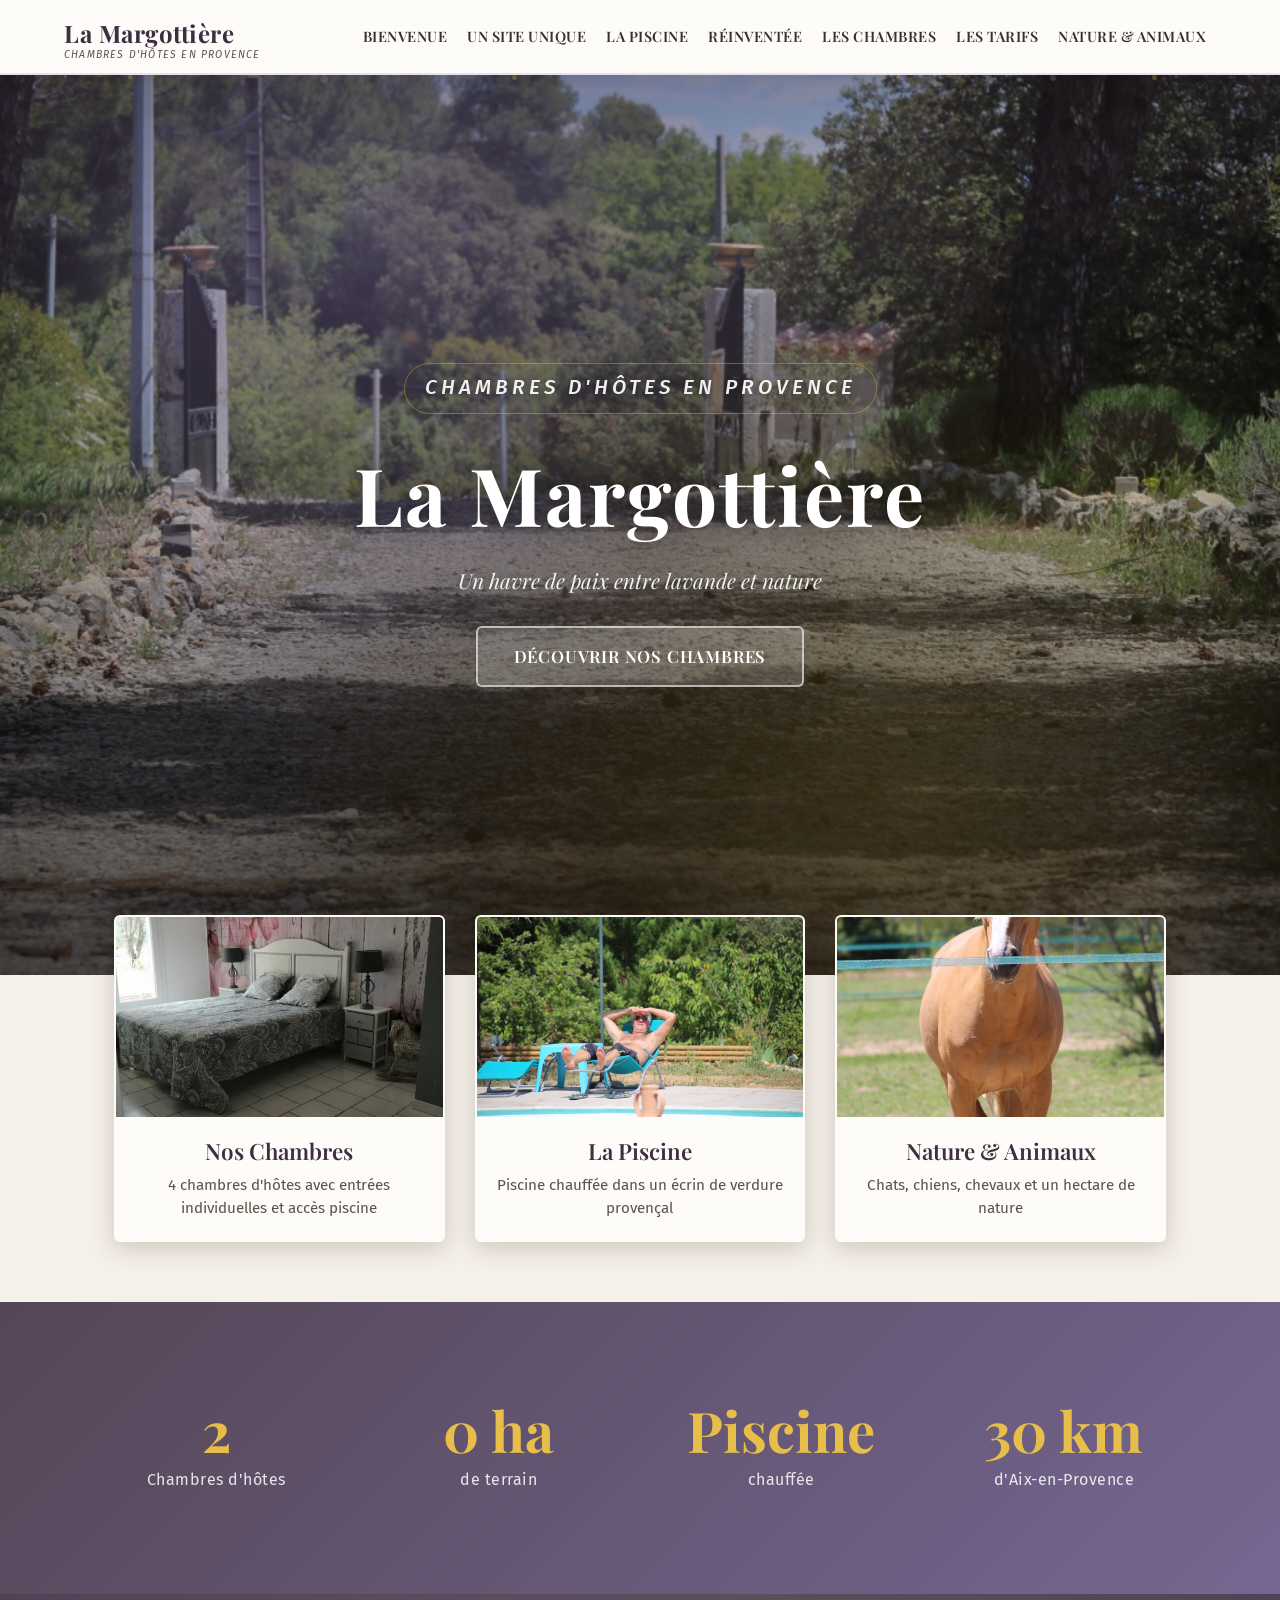
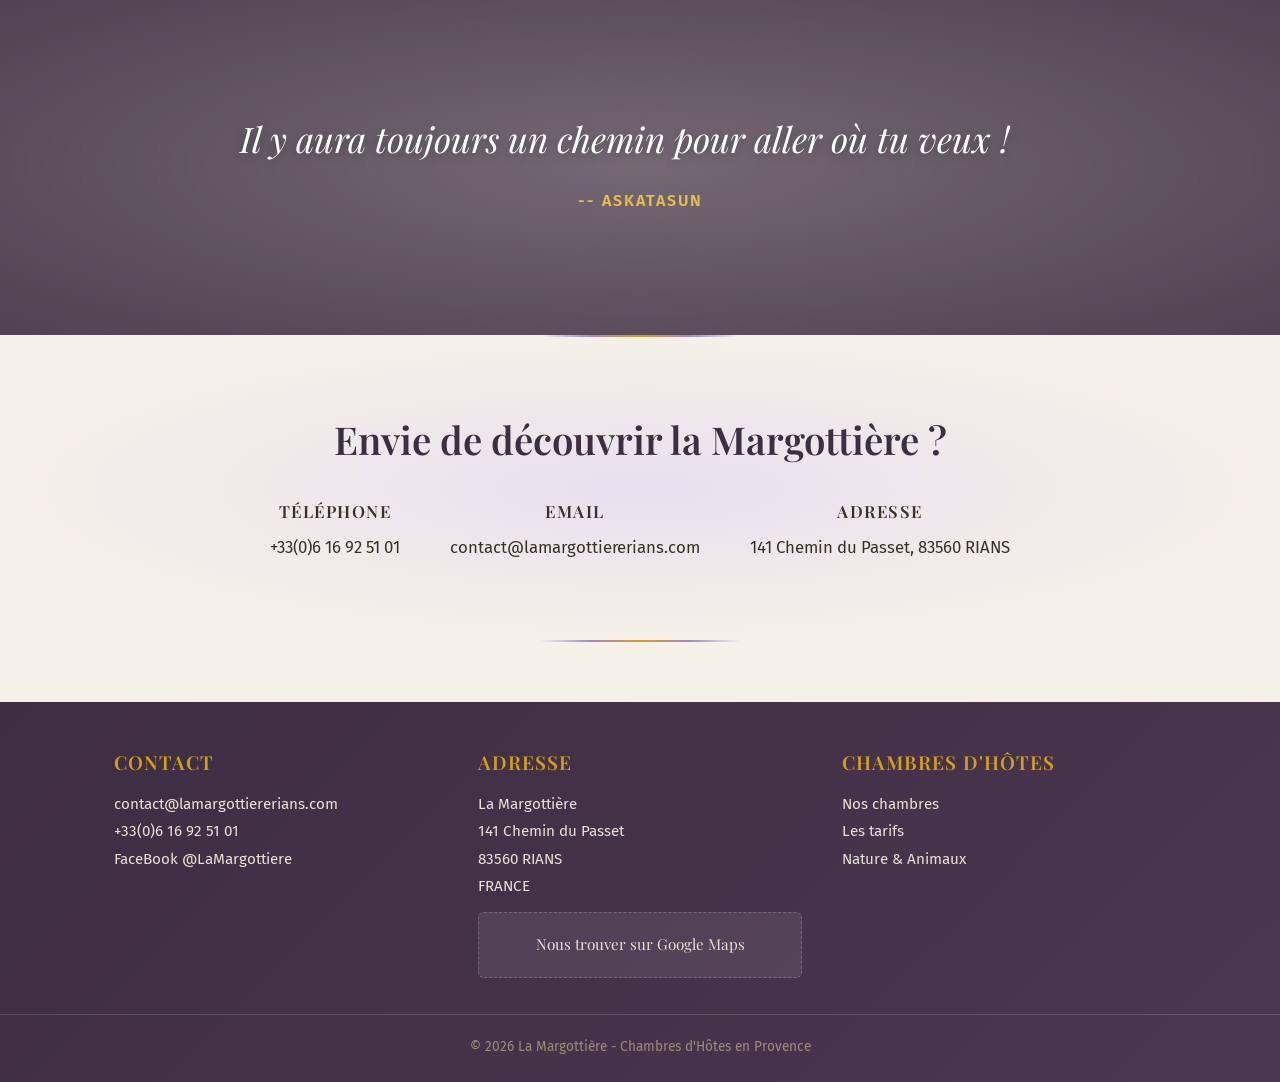
<file: index.html>
<!DOCTYPE html>
<html lang="fr">
<head>
  <meta charset="UTF-8">
  <meta name="viewport" content="width=device-width, initial-scale=1.0">
  <title>La Margottière - Chambres d'Hôtes en Provence</title>
  <meta name="description" content="La Margottière, chambres d'hôtes provençales dédiées à la nature et aux animaux, situées à Rians, Provence.">
  <link rel="icon" href="data:image/svg+xml,%3Csvg xmlns='http://www.w3.org/2000/svg' viewBox='0 0 32 32'%3E%3Ctext y='25' x='4' font-size='24'%3E%F0%9F%8C%BF%3C/text%3E%3C/svg%3E">

  <meta property="og:type" content="website">
  <meta property="og:site_name" content="La Margottière">
  <meta property="og:locale" content="fr_FR">
  <meta property="og:title" content="La Margottière - Chambres d'Hôtes en Provence">
  <meta property="og:description" content="La Margottière, chambres d'hôtes provençales dédiées à la nature et aux animaux, situées à Rians, Provence.">
  <meta property="og:url" content="https://elricsonn.github.io/lamargottiere/">
  <meta property="og:image" content="https://elricsonn.github.io/lamargottiere/images/site/accueil.jpg">
  <meta name="twitter:card" content="summary_large_image">

  <link rel="preconnect" href="https://fonts.googleapis.com">
  <link rel="preconnect" href="https://fonts.gstatic.com" crossorigin>
  <link rel="stylesheet" href="style.css">
</head>
<body class="home">

  <!-- HEADER -->
  <header class="site-header">
    <div class="header-inner">
      <div class="site-logo"><a href="index.html">La Margottière<span class="logo-sub">Chambres d'Hôtes en Provence</span></a></div>
      <button class="menu-toggle" aria-label="Menu">
        <span></span>
        <span></span>
        <span></span>
      </button>
      <nav class="main-nav">
        <ul>
          <li><a href="bienvenue.html">Bienvenue</a></li>
          <li><a href="un-site-unique.html">Un site Unique</a></li>
          <li><a href="la-piscine.html">La Piscine</a></li>
          <li><a href="reinventee.html">Réinventée</a></li>
          <li><a href="les-chambres.html">Les Chambres</a></li>
          <li><a href="les-tarifs.html">Les Tarifs</a></li>
          <li><a href="animaux.html">Nature &amp; Animaux</a></li>
        </ul>
      </nav>
    </div>
  </header>

  <!-- EPIC HERO -->
  <section class="hero epic-hero" style="background-image: url('images/site/accueil.jpg');">
    <div class="hero-particles">
      <span></span><span></span><span></span><span></span><span></span>
      <span></span><span></span><span></span>
    </div>
    <div class="hero-content">
      <p class="hero-eyebrow">Chambres d'Hôtes en Provence</p>
      <h1>La Margottière</h1>
      <p class="hero-tagline">Un havre de paix entre lavande et nature</p>
      <a href="les-chambres.html" class="btn-hero">Découvrir nos chambres</a>
    </div>
    <div class="scroll-indicator">
      <span></span>
    </div>
  </section>

  <!-- FEATURES -->
  <section class="features">
    <a href="les-chambres.html" class="feature-card fade-in">
      <img src="images/chambres/thumb-ch1.jpg" alt="Nos Chambres" loading="lazy">
      <div class="feature-card-body">
        <h3>Nos Chambres</h3>
        <p>4 chambres d'hôtes avec entrées individuelles et accès piscine</p>
      </div>
    </a>
    <a href="la-piscine.html" class="feature-card fade-in">
      <img src="images/piscine/piscine-1.jpg" alt="La Piscine" loading="lazy">
      <div class="feature-card-body">
        <h3>La Piscine</h3>
        <p>Piscine chauffée dans un écrin de verdure provençal</p>
      </div>
    </a>
    <a href="animaux.html" class="feature-card fade-in">
      <img src="images/animaux/1.jpg" alt="Nature et Animaux" loading="lazy">
      <div class="feature-card-body">
        <h3>Nature &amp; Animaux</h3>
        <p>Chats, chiens, chevaux et un hectare de nature</p>
      </div>
    </a>
  </section>

  <!-- PARALLAX STATS BAND -->
  <section class="parallax-band" style="background-image: url('images/piscine/piscine-2.jpg');">
    <div class="parallax-overlay"></div>
    <div class="stats-grid">
      <div class="stat-item fade-in">
        <span class="stat-number"><span data-target="4">4</span></span>
        <span class="stat-label">Chambres d'hôtes</span>
      </div>
      <div class="stat-item fade-in">
        <span class="stat-number"><span data-target="1">1</span> ha</span>
        <span class="stat-label">de terrain</span>
      </div>
      <div class="stat-item fade-in">
        <span class="stat-number">Piscine</span>
        <span class="stat-label">chauffée</span>
      </div>
      <div class="stat-item fade-in">
        <span class="stat-number"><span data-target="50">50</span> km</span>
        <span class="stat-label">d'Aix-en-Provence</span>
      </div>
    </div>
  </section>

  <!-- EPIC QUOTE -->
  <section class="epic-quote" style="background-image: url('images/site/unique-5.jpg');">
    <div class="epic-quote-overlay"></div>
    <div class="epic-quote-content fade-in">
      <blockquote>
        Il y aura toujours un chemin pour aller où tu veux !
      </blockquote>
      <cite>-- Askatasun</cite>
    </div>
  </section>

  <!-- CONTACT BANNER -->
  <section class="epic-cta fade-in">
    <div class="container">
      <h2>Envie de découvrir la Margottière ?</h2>
      <div class="epic-contact-info">
        <div class="epic-contact-item">
          <span class="epic-contact-label">Téléphone</span>
          <a href="tel:+33616925101">+33(0)6 16 92 51 01</a>
        </div>
        <div class="epic-contact-item">
          <span class="epic-contact-label">Email</span>
          <a href="mailto:contact@lamargottiererians.com">contact@lamargottiererians.com</a>
        </div>
        <div class="epic-contact-item">
          <span class="epic-contact-label">Adresse</span>
          <span>141 Chemin du Passet, 83560 RIANS</span>
        </div>
      </div>
    </div>
  </section>

  <!-- FOOTER -->
  <footer class="site-footer">
    <div class="footer-inner">
      <div class="footer-col">
        <h4>Contact</h4>
        <p><a href="mailto:contact@lamargottiererians.com">contact@lamargottiererians.com</a></p>
        <p><a href="tel:+33616925101">+33(0)6 16 92 51 01</a></p>
        <p><a href="https://www.facebook.com/LaMargottiere" target="_blank" rel="noopener">FaceBook @LaMargottiere</a></p>
      </div>
      <div class="footer-col">
        <h4>Adresse</h4>
        <p>La Margottière<br>141 Chemin du Passet<br>83560 RIANS<br>FRANCE</p>
        <a href="https://www.google.com/maps/search/?api=1&query=141+Chemin+du+Passet+83560+RIANS+France" target="_blank" rel="noopener" class="footer-map">Nous trouver sur Google Maps</a>
      </div>
      <div class="footer-col">
        <h4>Chambres d'Hôtes</h4>
        <p><a href="les-chambres.html">Nos chambres</a></p>
        <p><a href="les-tarifs.html">Les tarifs</a></p>
        <p><a href="animaux.html">Nature &amp; Animaux</a></p>
      </div>
    </div>
    <div class="footer-bottom">
      <p>&copy; 2026 La Margottière - Chambres d'Hôtes en Provence</p>
    </div>
  </footer>

  <script src="script.js"></script>

</body>
</html>
</file>
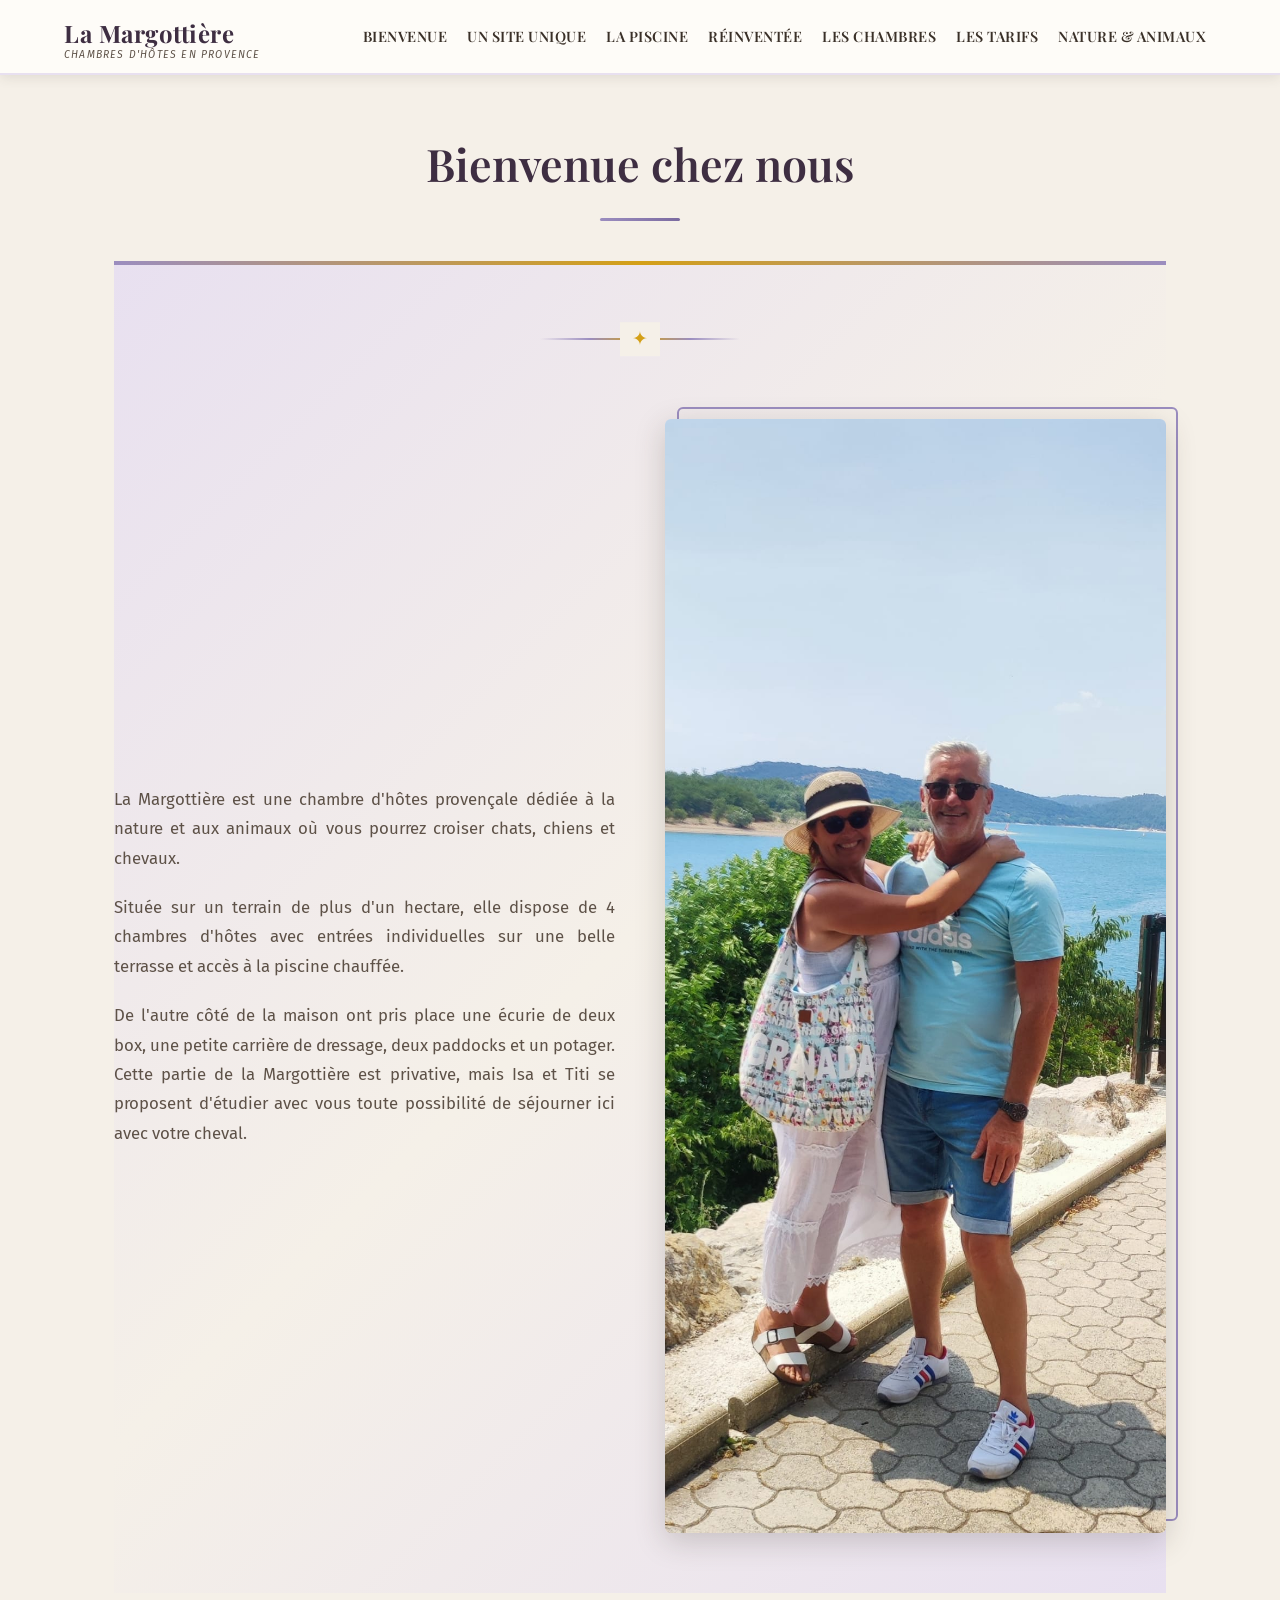
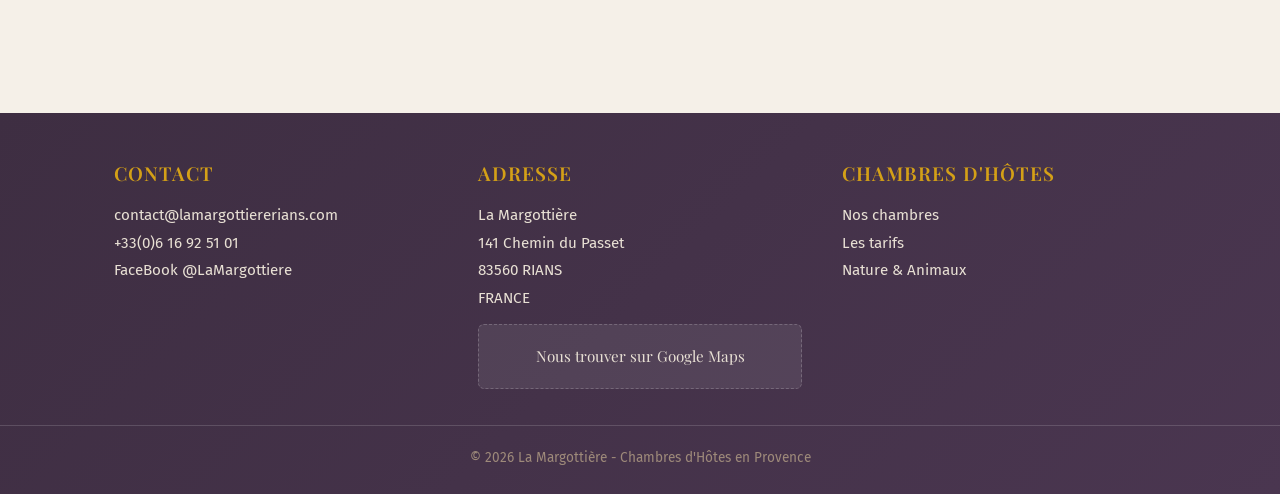
<file: bienvenue.html>
<!DOCTYPE html>
<html lang="fr">
<head>
  <meta charset="UTF-8">
  <meta name="viewport" content="width=device-width, initial-scale=1.0">
  <title>Bienvenue chez nous - La Margottière</title>
  <meta name="description" content="Isa et Titi vous accueillent à La Margottière, chambres d'hôtes en Provence dédiées à la nature et aux animaux.">
  <link rel="icon" href="data:image/svg+xml,%3Csvg xmlns='http://www.w3.org/2000/svg' viewBox='0 0 32 32'%3E%3Ctext y='25' x='4' font-size='24'%3E%F0%9F%8C%BF%3C/text%3E%3C/svg%3E">

  <meta property="og:type" content="website">
  <meta property="og:site_name" content="La Margottière">
  <meta property="og:locale" content="fr_FR">
  <meta property="og:title" content="Bienvenue chez nous - La Margottière">
  <meta property="og:description" content="Isa et Titi vous accueillent à La Margottière, chambres d'hôtes en Provence dédiées à la nature et aux animaux.">
  <meta property="og:url" content="https://elricsonn.github.io/lamargottiere/bienvenue.html">
  <meta property="og:image" content="https://elricsonn.github.io/lamargottiere/images/site/isa-titi.jpg">
  <meta name="twitter:card" content="summary_large_image">

  <link rel="preconnect" href="https://fonts.googleapis.com">
  <link rel="preconnect" href="https://fonts.gstatic.com" crossorigin>
  <link rel="stylesheet" href="style.css">
</head>
<body>

  <!-- HEADER -->
  <header class="site-header">
    <div class="header-inner">
      <div class="site-logo"><a href="index.html">La Margottière<span class="logo-sub">Chambres d'Hôtes en Provence</span></a></div>
      <button class="menu-toggle" aria-label="Menu">
        <span></span>
        <span></span>
        <span></span>
      </button>
      <nav class="main-nav">
        <ul>
          <li><a href="bienvenue.html">Bienvenue</a></li>
          <li><a href="un-site-unique.html">Un site Unique</a></li>
          <li><a href="la-piscine.html">La Piscine</a></li>
          <li><a href="reinventee.html">Réinventée</a></li>
          <li><a href="les-chambres.html">Les Chambres</a></li>
          <li><a href="les-tarifs.html">Les Tarifs</a></li>
          <li><a href="animaux.html">Nature &amp; Animaux</a></li>
        </ul>
      </nav>
    </div>
  </header>

  <!-- CONTENT -->
  <main class="page-content">
    <div class="container">
      <div class="page-title fade-in">
        <h1>Bienvenue chez nous</h1>
      </div>

      <section class="welcome-section">
        <div class="section-divider fade-in">
          <span class="divider-ornament"></span>
        </div>
        <div class="welcome-grid">
          <div class="welcome-text fade-in">
            <p>La Margottière est une chambre d'hôtes provençale dédiée à la nature et aux animaux où vous pourrez croiser chats, chiens et chevaux.</p>
            <p>Située sur un terrain de plus d'un hectare, elle dispose de 4 chambres d'hôtes avec entrées individuelles sur une belle terrasse et accès à la piscine chauffée.</p>
            <p>De l'autre côté de la maison ont pris place une écurie de deux box, une petite carrière de dressage, deux paddocks et un potager. Cette partie de la Margottière est privative, mais Isa et Titi se proposent d'étudier avec vous toute possibilité de séjourner ici avec votre cheval.</p>
          </div>
          <div class="welcome-image fade-in">
            <img src="images/site/isa-titi.jpg" alt="Isa et Titi, vos hôtes" loading="lazy">
          </div>
        </div>
      </section>
    </div>
  </main>

  <!-- FOOTER -->
  <footer class="site-footer">
    <div class="footer-inner">
      <div class="footer-col">
        <h4>Contact</h4>
        <p><a href="mailto:contact@lamargottiererians.com">contact@lamargottiererians.com</a></p>
        <p><a href="tel:+33616925101">+33(0)6 16 92 51 01</a></p>
        <p><a href="https://www.facebook.com/LaMargottiere" target="_blank" rel="noopener">FaceBook @LaMargottiere</a></p>
      </div>
      <div class="footer-col">
        <h4>Adresse</h4>
        <p>La Margottière<br>141 Chemin du Passet<br>83560 RIANS<br>FRANCE</p>
        <a href="https://www.google.com/maps/search/?api=1&query=141+Chemin+du+Passet+83560+RIANS+France" target="_blank" rel="noopener" class="footer-map">Nous trouver sur Google Maps</a>
      </div>
      <div class="footer-col">
        <h4>Chambres d'Hôtes</h4>
        <p><a href="les-chambres.html">Nos chambres</a></p>
        <p><a href="les-tarifs.html">Les tarifs</a></p>
        <p><a href="animaux.html">Nature &amp; Animaux</a></p>
      </div>
    </div>
    <div class="footer-bottom">
      <p>&copy; 2026 La Margottière - Chambres d'Hôtes en Provence</p>
    </div>
  </footer>

  <script src="script.js"></script>

</body>
</html>
</file>
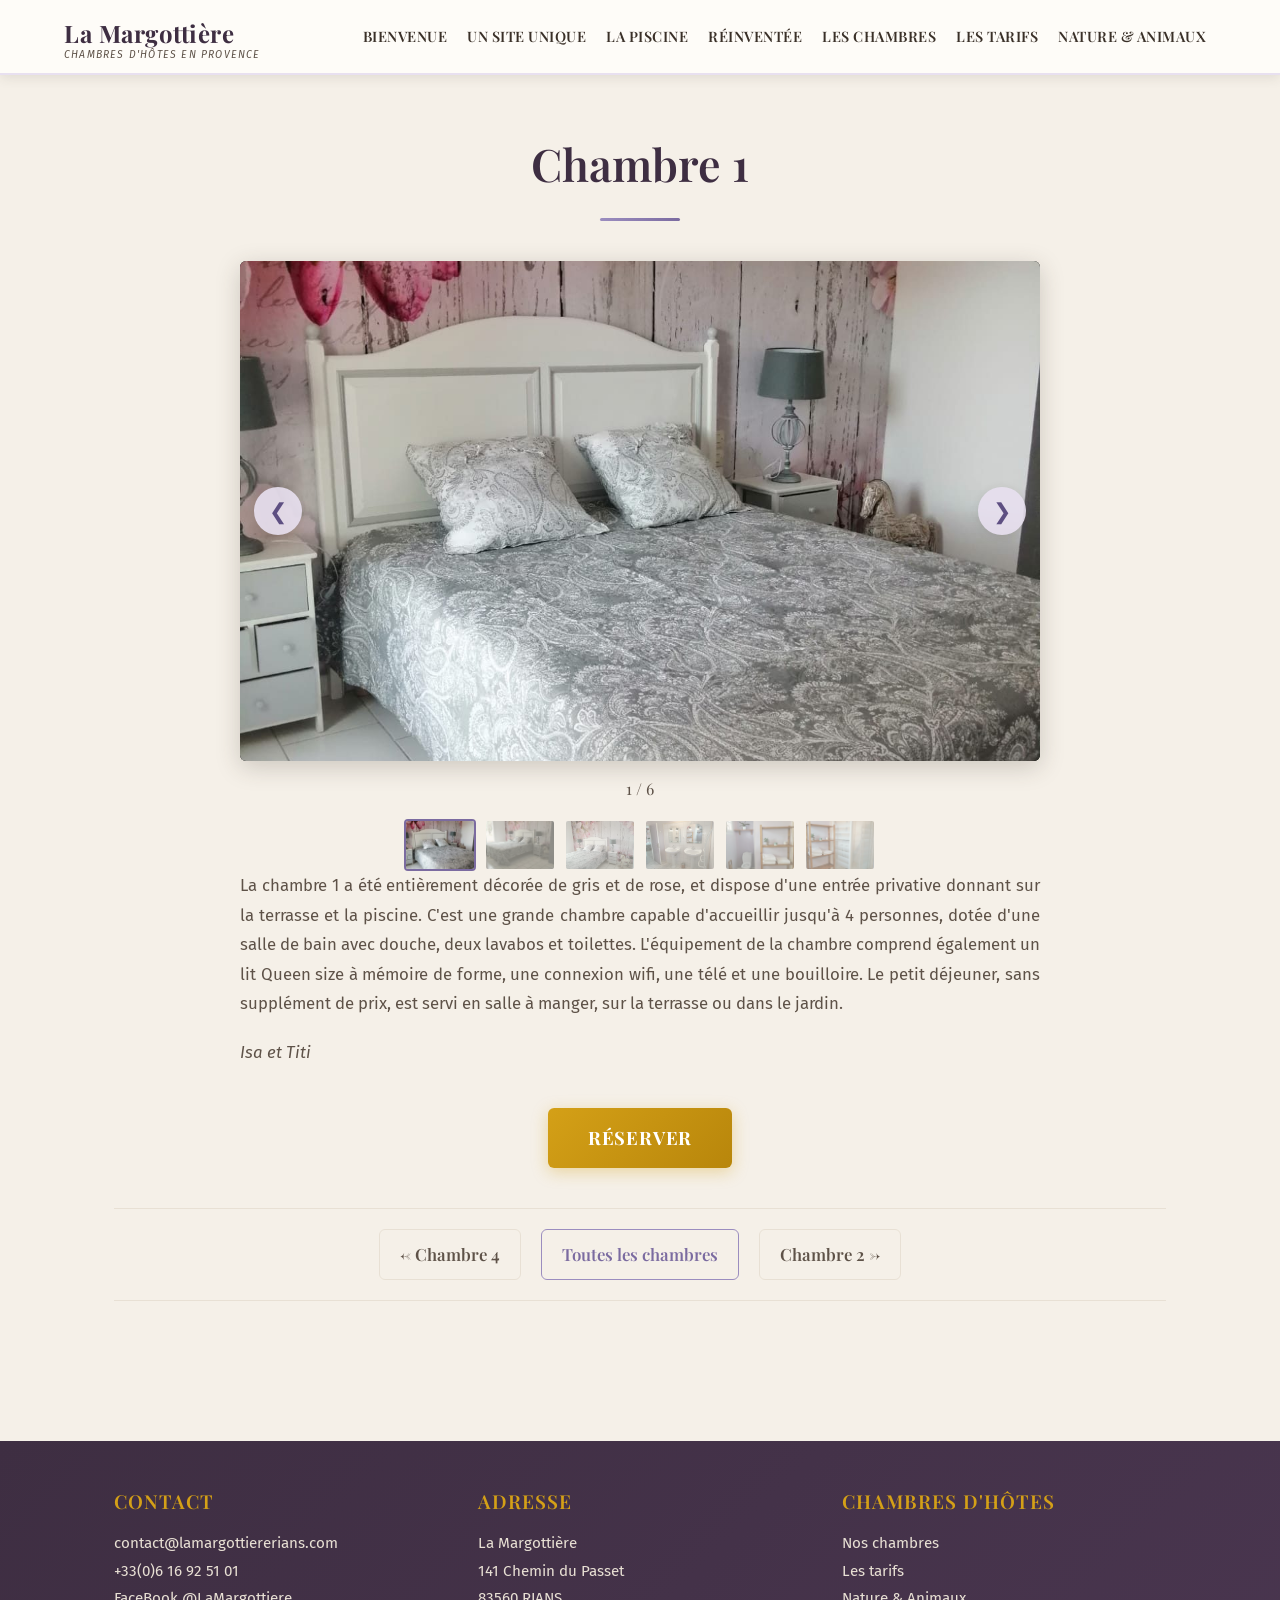
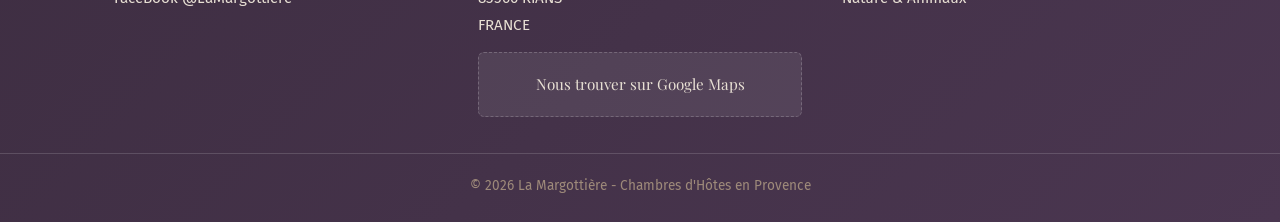
<file: chambre-1.html>
<!DOCTYPE html>
<html lang="fr">
<head>
  <meta charset="UTF-8">
  <meta name="viewport" content="width=device-width, initial-scale=1.0">
  <title>Chambre 1 - La Margottière</title>
  <meta name="description" content="Chambre 1, décorée de gris et de rose, avec entrée privative sur la terrasse et la piscine.">
  <link rel="icon" href="data:image/svg+xml,%3Csvg xmlns='http://www.w3.org/2000/svg' viewBox='0 0 32 32'%3E%3Ctext y='25' x='4' font-size='24'%3E%F0%9F%8C%BF%3C/text%3E%3C/svg%3E">

  <meta property="og:type" content="website">
  <meta property="og:site_name" content="La Margottière">
  <meta property="og:locale" content="fr_FR">
  <meta property="og:title" content="Chambre 1 - La Margottière">
  <meta property="og:description" content="Chambre 1, décorée de gris et de rose, avec entrée privative sur la terrasse et la piscine.">
  <meta property="og:url" content="https://elricsonn.github.io/lamargottiere/chambre-1.html">
  <meta property="og:image" content="https://elricsonn.github.io/lamargottiere/images/chambres/ch1/1.jpg">
  <meta name="twitter:card" content="summary_large_image">

  <link rel="preconnect" href="https://fonts.googleapis.com">
  <link rel="preconnect" href="https://fonts.gstatic.com" crossorigin>
  <link rel="stylesheet" href="style.css">
</head>
<body>

  <!-- HEADER -->
  <header class="site-header">
    <div class="header-inner">
      <div class="site-logo"><a href="index.html">La Margottière<span class="logo-sub">Chambres d'Hôtes en Provence</span></a></div>
      <button class="menu-toggle" aria-label="Menu">
        <span></span>
        <span></span>
        <span></span>
      </button>
      <nav class="main-nav">
        <ul>
          <li><a href="bienvenue.html">Bienvenue</a></li>
          <li><a href="un-site-unique.html">Un site Unique</a></li>
          <li><a href="la-piscine.html">La Piscine</a></li>
          <li><a href="reinventee.html">Réinventée</a></li>
          <li><a href="les-chambres.html">Les Chambres</a></li>
          <li><a href="les-tarifs.html">Les Tarifs</a></li>
          <li><a href="animaux.html">Nature &amp; Animaux</a></li>
        </ul>
      </nav>
    </div>
  </header>

  <!-- CONTENT -->
  <main class="page-content">
    <div class="container">
      <div class="page-title fade-in">
        <h1>Chambre 1</h1>
      </div>

      <!-- Slideshow -->
      <div class="slideshow fade-in" id="slideshow">
        <div class="slideshow-track" id="slideshow-track">
          <img src="images/chambres/ch1/1.jpg" alt="Chambre 1 - Photo 1">
          <img src="images/chambres/ch1/2.jpg" alt="Chambre 1 - Photo 2">
          <img src="images/chambres/ch1/3.jpg" alt="Chambre 1 - Photo 3">
          <img src="images/chambres/ch1/4.jpg" alt="Chambre 1 - Photo 4">
          <img src="images/chambres/ch1/5.jpg" alt="Chambre 1 - Photo 5">
          <img src="images/chambres/ch1/6.jpg" alt="Chambre 1 - Photo 6">
        </div>
        <button class="slideshow-btn slideshow-prev" onclick="slidePrev()" aria-label="Photo précédente">&#10094;</button>
        <button class="slideshow-btn slideshow-next" onclick="slideNext()" aria-label="Photo suivante">&#10095;</button>
      </div>
      <div class="slideshow-counter"><span id="slide-current">1</span> / <span id="slide-total">6</span></div>
      <div class="slideshow-thumbs"></div>

      <div class="page-text fade-in">
        <p>La chambre 1 a été entièrement décorée de gris et de rose, et dispose d'une entrée privative donnant sur la terrasse et la piscine. C'est une grande chambre capable d'accueillir jusqu'à 4 personnes, dotée d'une salle de bain avec douche, deux lavabos et toilettes. L'équipement de la chambre comprend également un lit Queen size à mémoire de forme, une connexion wifi, une télé et une bouilloire. Le petit déjeuner, sans supplément de prix, est servi en salle à manger, sur la terrasse ou dans le jardin.</p>
        <p><em>Isa et Titi</em></p>
      </div>

      <div class="cta-wrapper fade-in">
        <a href="tel:+33616925101" class="btn-cta">Réserver</a>
      </div>

      <!-- Chamber Navigation -->
      <nav class="chamber-nav fade-in">
        <a href="chambre-4.html">&larr; Chambre 4</a>
        <a href="les-chambres.html" class="nav-all">Toutes les chambres</a>
        <a href="chambre-2.html">Chambre 2 &rarr;</a>
      </nav>
    </div>
  </main>

  <!-- FOOTER -->
  <footer class="site-footer">
    <div class="footer-inner">
      <div class="footer-col">
        <h4>Contact</h4>
        <p><a href="mailto:contact@lamargottiererians.com">contact@lamargottiererians.com</a></p>
        <p><a href="tel:+33616925101">+33(0)6 16 92 51 01</a></p>
        <p><a href="https://www.facebook.com/LaMargottiere" target="_blank" rel="noopener">FaceBook @LaMargottiere</a></p>
      </div>
      <div class="footer-col">
        <h4>Adresse</h4>
        <p>La Margottière<br>141 Chemin du Passet<br>83560 RIANS<br>FRANCE</p>
        <a href="https://www.google.com/maps/search/?api=1&query=141+Chemin+du+Passet+83560+RIANS+France" target="_blank" rel="noopener" class="footer-map">Nous trouver sur Google Maps</a>
      </div>
      <div class="footer-col">
        <h4>Chambres d'Hôtes</h4>
        <p><a href="les-chambres.html">Nos chambres</a></p>
        <p><a href="les-tarifs.html">Les tarifs</a></p>
        <p><a href="animaux.html">Nature &amp; Animaux</a></p>
      </div>
    </div>
    <div class="footer-bottom">
      <p>&copy; 2026 La Margottière - Chambres d'Hôtes en Provence</p>
    </div>
  </footer>

  <script src="script.js"></script>

</body>
</html>
</file>
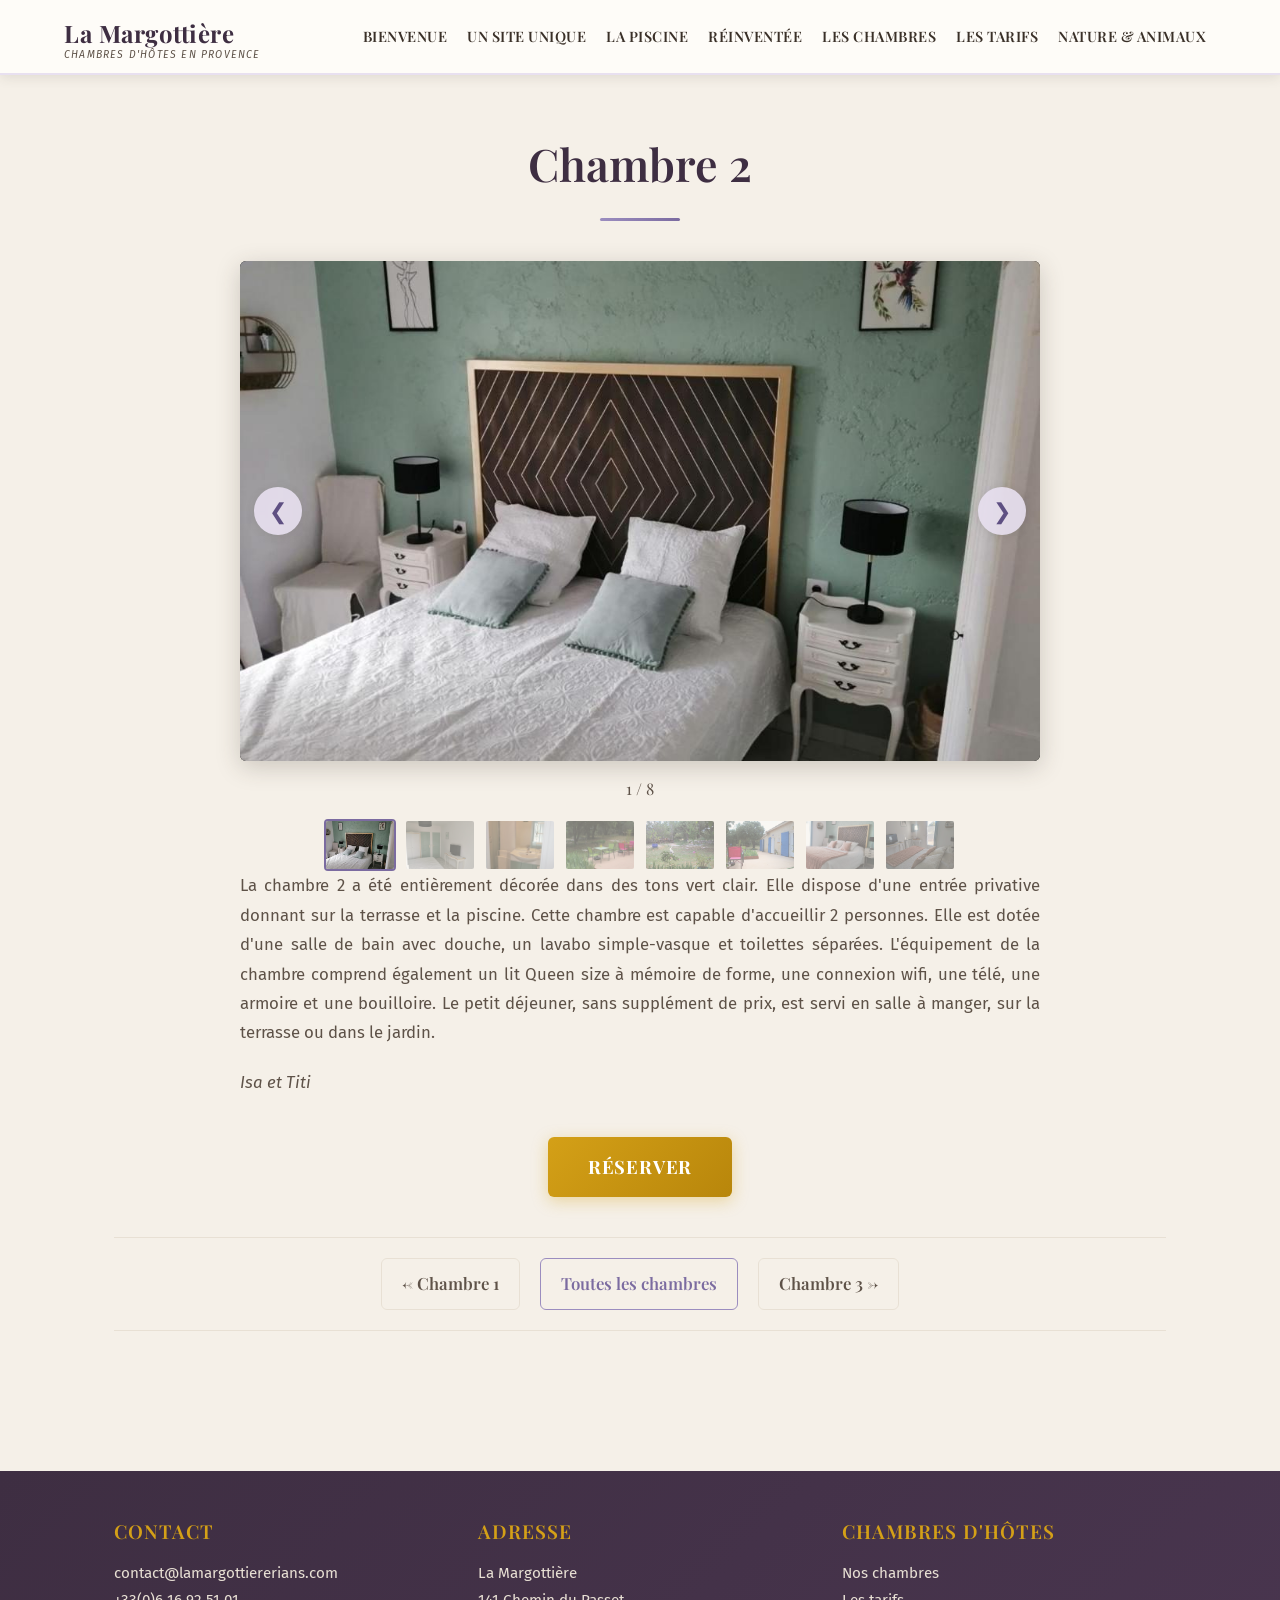
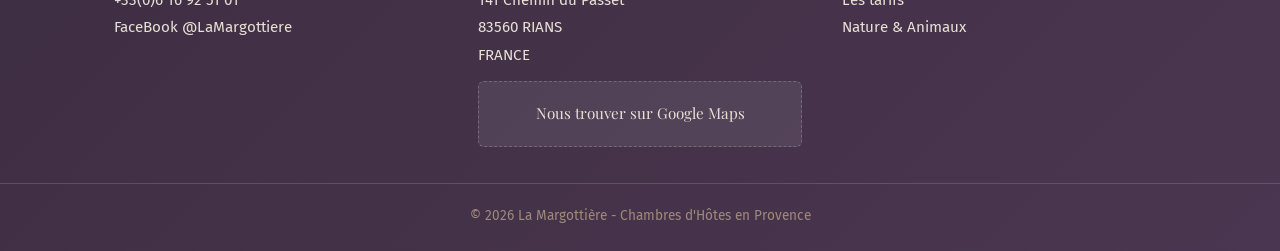
<file: chambre-2.html>
<!DOCTYPE html>
<html lang="fr">
<head>
  <meta charset="UTF-8">
  <meta name="viewport" content="width=device-width, initial-scale=1.0">
  <title>Chambre 2 - La Margottière</title>
  <meta name="description" content="Chambre 2, décorée dans des tons vert clair, avec entrée privative sur la terrasse et la piscine.">
  <link rel="icon" href="data:image/svg+xml,%3Csvg xmlns='http://www.w3.org/2000/svg' viewBox='0 0 32 32'%3E%3Ctext y='25' x='4' font-size='24'%3E%F0%9F%8C%BF%3C/text%3E%3C/svg%3E">

  <meta property="og:type" content="website">
  <meta property="og:site_name" content="La Margottière">
  <meta property="og:locale" content="fr_FR">
  <meta property="og:title" content="Chambre 2 - La Margottière">
  <meta property="og:description" content="Chambre 2, décorée dans des tons vert clair, avec entrée privative sur la terrasse et la piscine.">
  <meta property="og:url" content="https://elricsonn.github.io/lamargottiere/chambre-2.html">
  <meta property="og:image" content="https://elricsonn.github.io/lamargottiere/images/chambres/ch2/1.jpg">
  <meta name="twitter:card" content="summary_large_image">

  <link rel="preconnect" href="https://fonts.googleapis.com">
  <link rel="preconnect" href="https://fonts.gstatic.com" crossorigin>
  <link rel="stylesheet" href="style.css">
</head>
<body>

  <!-- HEADER -->
  <header class="site-header">
    <div class="header-inner">
      <div class="site-logo"><a href="index.html">La Margottière<span class="logo-sub">Chambres d'Hôtes en Provence</span></a></div>
      <button class="menu-toggle" aria-label="Menu">
        <span></span>
        <span></span>
        <span></span>
      </button>
      <nav class="main-nav">
        <ul>
          <li><a href="bienvenue.html">Bienvenue</a></li>
          <li><a href="un-site-unique.html">Un site Unique</a></li>
          <li><a href="la-piscine.html">La Piscine</a></li>
          <li><a href="reinventee.html">Réinventée</a></li>
          <li><a href="les-chambres.html">Les Chambres</a></li>
          <li><a href="les-tarifs.html">Les Tarifs</a></li>
          <li><a href="animaux.html">Nature &amp; Animaux</a></li>
        </ul>
      </nav>
    </div>
  </header>

  <!-- CONTENT -->
  <main class="page-content">
    <div class="container">
      <div class="page-title fade-in">
        <h1>Chambre 2</h1>
      </div>

      <!-- Slideshow -->
      <div class="slideshow fade-in" id="slideshow">
        <div class="slideshow-track" id="slideshow-track">
          <img src="images/chambres/ch2/1.jpg" alt="Chambre 2 - Photo 1">
          <img src="images/chambres/ch2/2.jpg" alt="Chambre 2 - Photo 2">
          <img src="images/chambres/ch2/3.jpg" alt="Chambre 2 - Photo 3">
          <img src="images/chambres/ch2/4.jpg" alt="Chambre 2 - Photo 4">
          <img src="images/chambres/ch2/5.jpg" alt="Chambre 2 - Photo 5">
          <img src="images/chambres/ch2/6.jpg" alt="Chambre 2 - Photo 6">
          <img src="images/chambres/ch2/7.jpg" alt="Chambre 2 - Photo 7">
          <img src="images/chambres/ch2/8.jpg" alt="Chambre 2 - Photo 8">
        </div>
        <button class="slideshow-btn slideshow-prev" onclick="slidePrev()" aria-label="Photo précédente">&#10094;</button>
        <button class="slideshow-btn slideshow-next" onclick="slideNext()" aria-label="Photo suivante">&#10095;</button>
      </div>
      <div class="slideshow-counter"><span id="slide-current">1</span> / <span id="slide-total">8</span></div>
      <div class="slideshow-thumbs"></div>

      <div class="page-text fade-in">
        <p>La chambre 2 a été entièrement décorée dans des tons vert clair. Elle dispose d'une entrée privative donnant sur la terrasse et la piscine. Cette chambre est capable d'accueillir 2 personnes. Elle est dotée d'une salle de bain avec douche, un lavabo simple-vasque et toilettes séparées. L'équipement de la chambre comprend également un lit Queen size à mémoire de forme, une connexion wifi, une télé, une armoire et une bouilloire. Le petit déjeuner, sans supplément de prix, est servi en salle à manger, sur la terrasse ou dans le jardin.</p>
        <p><em>Isa et Titi</em></p>
      </div>

      <div class="cta-wrapper fade-in">
        <a href="tel:+33616925101" class="btn-cta">Réserver</a>
      </div>

      <!-- Chamber Navigation -->
      <nav class="chamber-nav fade-in">
        <a href="chambre-1.html">&larr; Chambre 1</a>
        <a href="les-chambres.html" class="nav-all">Toutes les chambres</a>
        <a href="chambre-3.html">Chambre 3 &rarr;</a>
      </nav>
    </div>
  </main>

  <!-- FOOTER -->
  <footer class="site-footer">
    <div class="footer-inner">
      <div class="footer-col">
        <h4>Contact</h4>
        <p><a href="mailto:contact@lamargottiererians.com">contact@lamargottiererians.com</a></p>
        <p><a href="tel:+33616925101">+33(0)6 16 92 51 01</a></p>
        <p><a href="https://www.facebook.com/LaMargottiere" target="_blank" rel="noopener">FaceBook @LaMargottiere</a></p>
      </div>
      <div class="footer-col">
        <h4>Adresse</h4>
        <p>La Margottière<br>141 Chemin du Passet<br>83560 RIANS<br>FRANCE</p>
        <a href="https://www.google.com/maps/search/?api=1&query=141+Chemin+du+Passet+83560+RIANS+France" target="_blank" rel="noopener" class="footer-map">Nous trouver sur Google Maps</a>
      </div>
      <div class="footer-col">
        <h4>Chambres d'Hôtes</h4>
        <p><a href="les-chambres.html">Nos chambres</a></p>
        <p><a href="les-tarifs.html">Les tarifs</a></p>
        <p><a href="animaux.html">Nature &amp; Animaux</a></p>
      </div>
    </div>
    <div class="footer-bottom">
      <p>&copy; 2026 La Margottière - Chambres d'Hôtes en Provence</p>
    </div>
  </footer>

  <script src="script.js"></script>

</body>
</html>
</file>
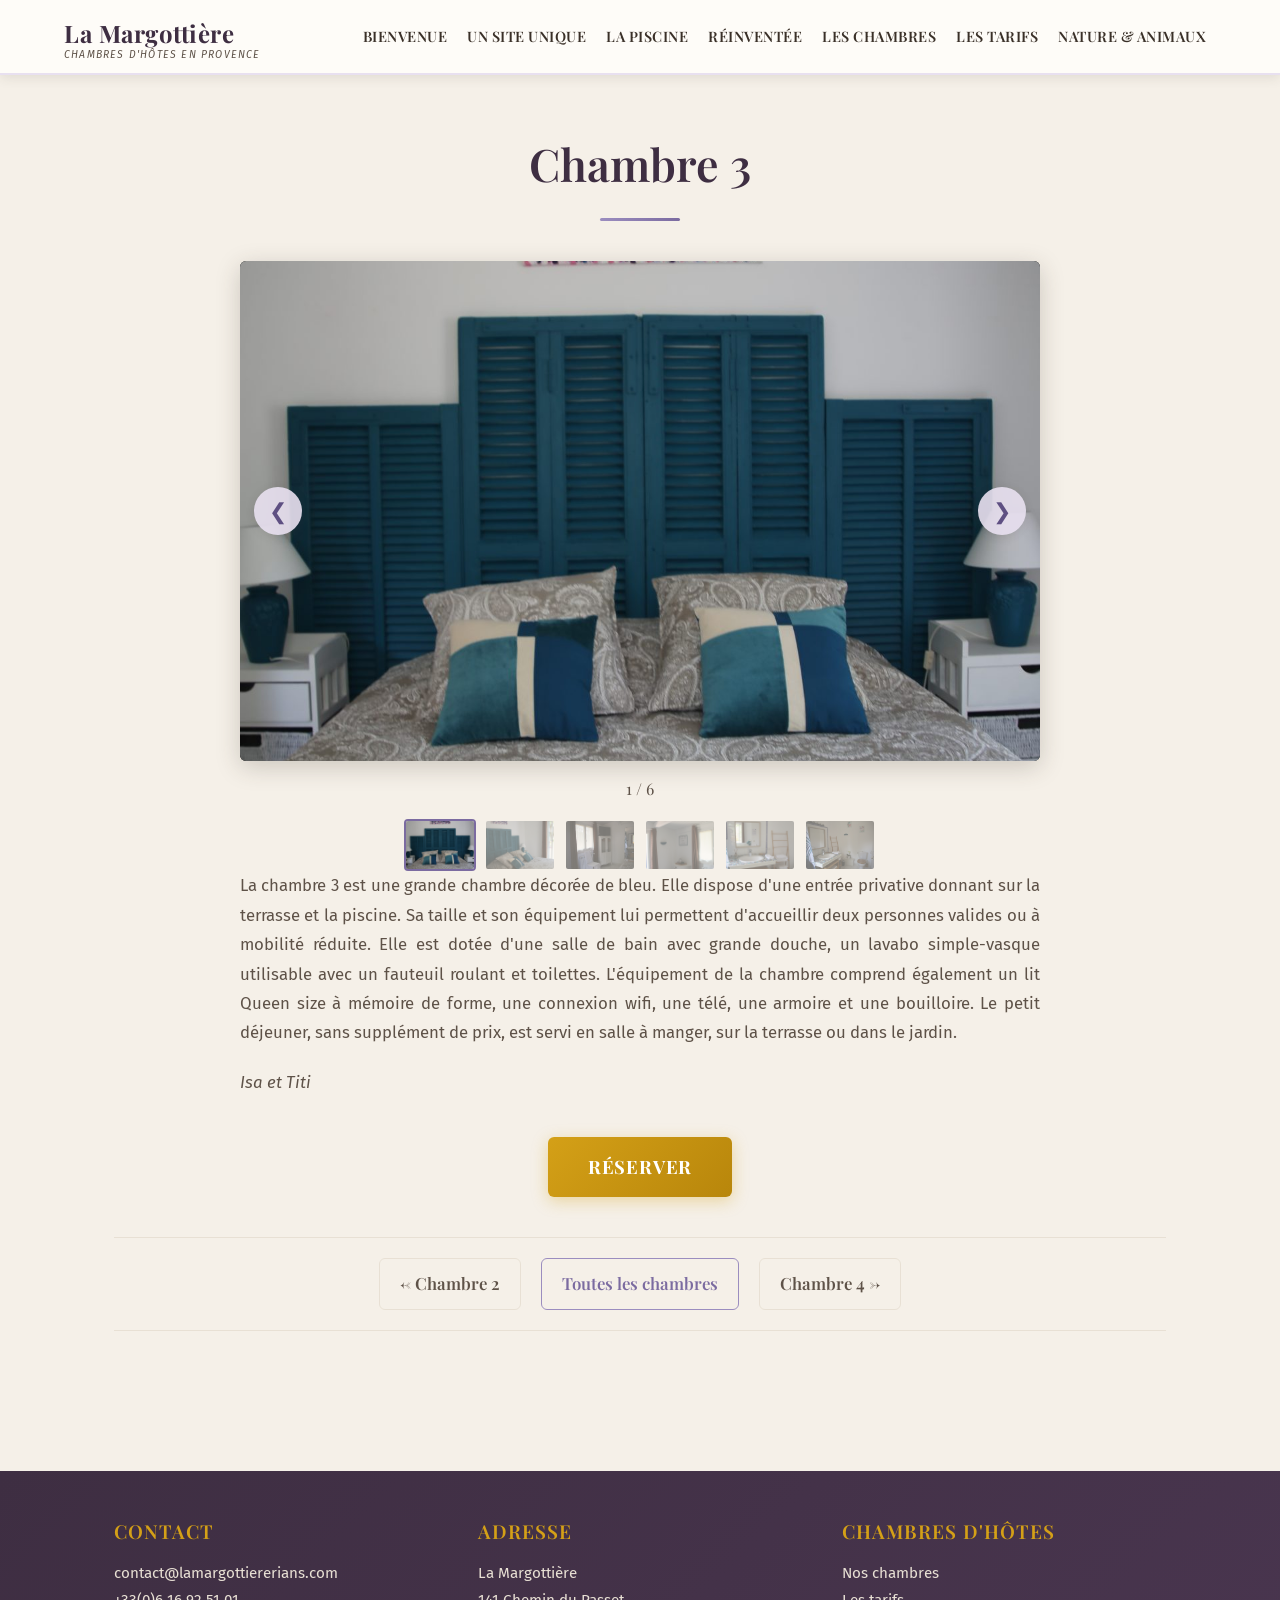
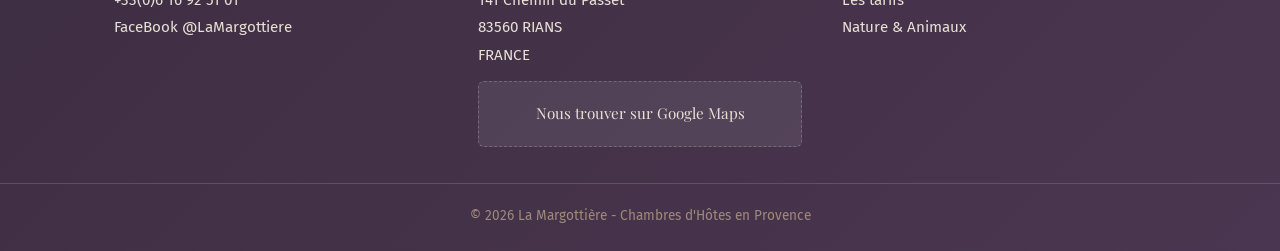
<file: chambre-3.html>
<!DOCTYPE html>
<html lang="fr">
<head>
  <meta charset="UTF-8">
  <meta name="viewport" content="width=device-width, initial-scale=1.0">
  <title>Chambre 3 - La Margottière</title>
  <meta name="description" content="Chambre 3, grande chambre décorée de bleu, accessible PMR.">
  <link rel="icon" href="data:image/svg+xml,%3Csvg xmlns='http://www.w3.org/2000/svg' viewBox='0 0 32 32'%3E%3Ctext y='25' x='4' font-size='24'%3E%F0%9F%8C%BF%3C/text%3E%3C/svg%3E">

  <meta property="og:type" content="website">
  <meta property="og:site_name" content="La Margottière">
  <meta property="og:locale" content="fr_FR">
  <meta property="og:title" content="Chambre 3 - La Margottière">
  <meta property="og:description" content="Chambre 3, grande chambre décorée de bleu, accessible PMR.">
  <meta property="og:url" content="https://elricsonn.github.io/lamargottiere/chambre-3.html">
  <meta property="og:image" content="https://elricsonn.github.io/lamargottiere/images/chambres/ch3/1.jpg">
  <meta name="twitter:card" content="summary_large_image">

  <link rel="preconnect" href="https://fonts.googleapis.com">
  <link rel="preconnect" href="https://fonts.gstatic.com" crossorigin>
  <link rel="stylesheet" href="style.css">
</head>
<body>

  <!-- HEADER -->
  <header class="site-header">
    <div class="header-inner">
      <div class="site-logo"><a href="index.html">La Margottière<span class="logo-sub">Chambres d'Hôtes en Provence</span></a></div>
      <button class="menu-toggle" aria-label="Menu">
        <span></span>
        <span></span>
        <span></span>
      </button>
      <nav class="main-nav">
        <ul>
          <li><a href="bienvenue.html">Bienvenue</a></li>
          <li><a href="un-site-unique.html">Un site Unique</a></li>
          <li><a href="la-piscine.html">La Piscine</a></li>
          <li><a href="reinventee.html">Réinventée</a></li>
          <li><a href="les-chambres.html">Les Chambres</a></li>
          <li><a href="les-tarifs.html">Les Tarifs</a></li>
          <li><a href="animaux.html">Nature &amp; Animaux</a></li>
        </ul>
      </nav>
    </div>
  </header>

  <!-- CONTENT -->
  <main class="page-content">
    <div class="container">
      <div class="page-title fade-in">
        <h1>Chambre 3</h1>
      </div>

      <!-- Slideshow -->
      <div class="slideshow fade-in" id="slideshow">
        <div class="slideshow-track" id="slideshow-track">
          <img src="images/chambres/ch3/1.jpg" alt="Chambre 3 - Photo 1">
          <img src="images/chambres/ch3/2.jpg" alt="Chambre 3 - Photo 2">
          <img src="images/chambres/ch3/3.jpg" alt="Chambre 3 - Photo 3">
          <img src="images/chambres/ch3/4.jpg" alt="Chambre 3 - Photo 4">
          <img src="images/chambres/ch3/5.jpg" alt="Chambre 3 - Photo 5">
          <img src="images/chambres/ch3/6.jpg" alt="Chambre 3 - Photo 6">
        </div>
        <button class="slideshow-btn slideshow-prev" onclick="slidePrev()" aria-label="Photo précédente">&#10094;</button>
        <button class="slideshow-btn slideshow-next" onclick="slideNext()" aria-label="Photo suivante">&#10095;</button>
      </div>
      <div class="slideshow-counter"><span id="slide-current">1</span> / <span id="slide-total">6</span></div>
      <div class="slideshow-thumbs"></div>

      <div class="page-text fade-in">
        <p>La chambre 3 est une grande chambre décorée de bleu. Elle dispose d'une entrée privative donnant sur la terrasse et la piscine. Sa taille et son équipement lui permettent d'accueillir deux personnes valides ou à mobilité réduite. Elle est dotée d'une salle de bain avec grande douche, un lavabo simple-vasque utilisable avec un fauteuil roulant et toilettes. L'équipement de la chambre comprend également un lit Queen size à mémoire de forme, une connexion wifi, une télé, une armoire et une bouilloire. Le petit déjeuner, sans supplément de prix, est servi en salle à manger, sur la terrasse ou dans le jardin.</p>
        <p><em>Isa et Titi</em></p>
      </div>

      <div class="cta-wrapper fade-in">
        <a href="tel:+33616925101" class="btn-cta">Réserver</a>
      </div>

      <!-- Chamber Navigation -->
      <nav class="chamber-nav fade-in">
        <a href="chambre-2.html">&larr; Chambre 2</a>
        <a href="les-chambres.html" class="nav-all">Toutes les chambres</a>
        <a href="chambre-4.html">Chambre 4 &rarr;</a>
      </nav>
    </div>
  </main>

  <!-- FOOTER -->
  <footer class="site-footer">
    <div class="footer-inner">
      <div class="footer-col">
        <h4>Contact</h4>
        <p><a href="mailto:contact@lamargottiererians.com">contact@lamargottiererians.com</a></p>
        <p><a href="tel:+33616925101">+33(0)6 16 92 51 01</a></p>
        <p><a href="https://www.facebook.com/LaMargottiere" target="_blank" rel="noopener">FaceBook @LaMargottiere</a></p>
      </div>
      <div class="footer-col">
        <h4>Adresse</h4>
        <p>La Margottière<br>141 Chemin du Passet<br>83560 RIANS<br>FRANCE</p>
        <a href="https://www.google.com/maps/search/?api=1&query=141+Chemin+du+Passet+83560+RIANS+France" target="_blank" rel="noopener" class="footer-map">Nous trouver sur Google Maps</a>
      </div>
      <div class="footer-col">
        <h4>Chambres d'Hôtes</h4>
        <p><a href="les-chambres.html">Nos chambres</a></p>
        <p><a href="les-tarifs.html">Les tarifs</a></p>
        <p><a href="animaux.html">Nature &amp; Animaux</a></p>
      </div>
    </div>
    <div class="footer-bottom">
      <p>&copy; 2026 La Margottière - Chambres d'Hôtes en Provence</p>
    </div>
  </footer>

  <script src="script.js"></script>

</body>
</html>
</file>
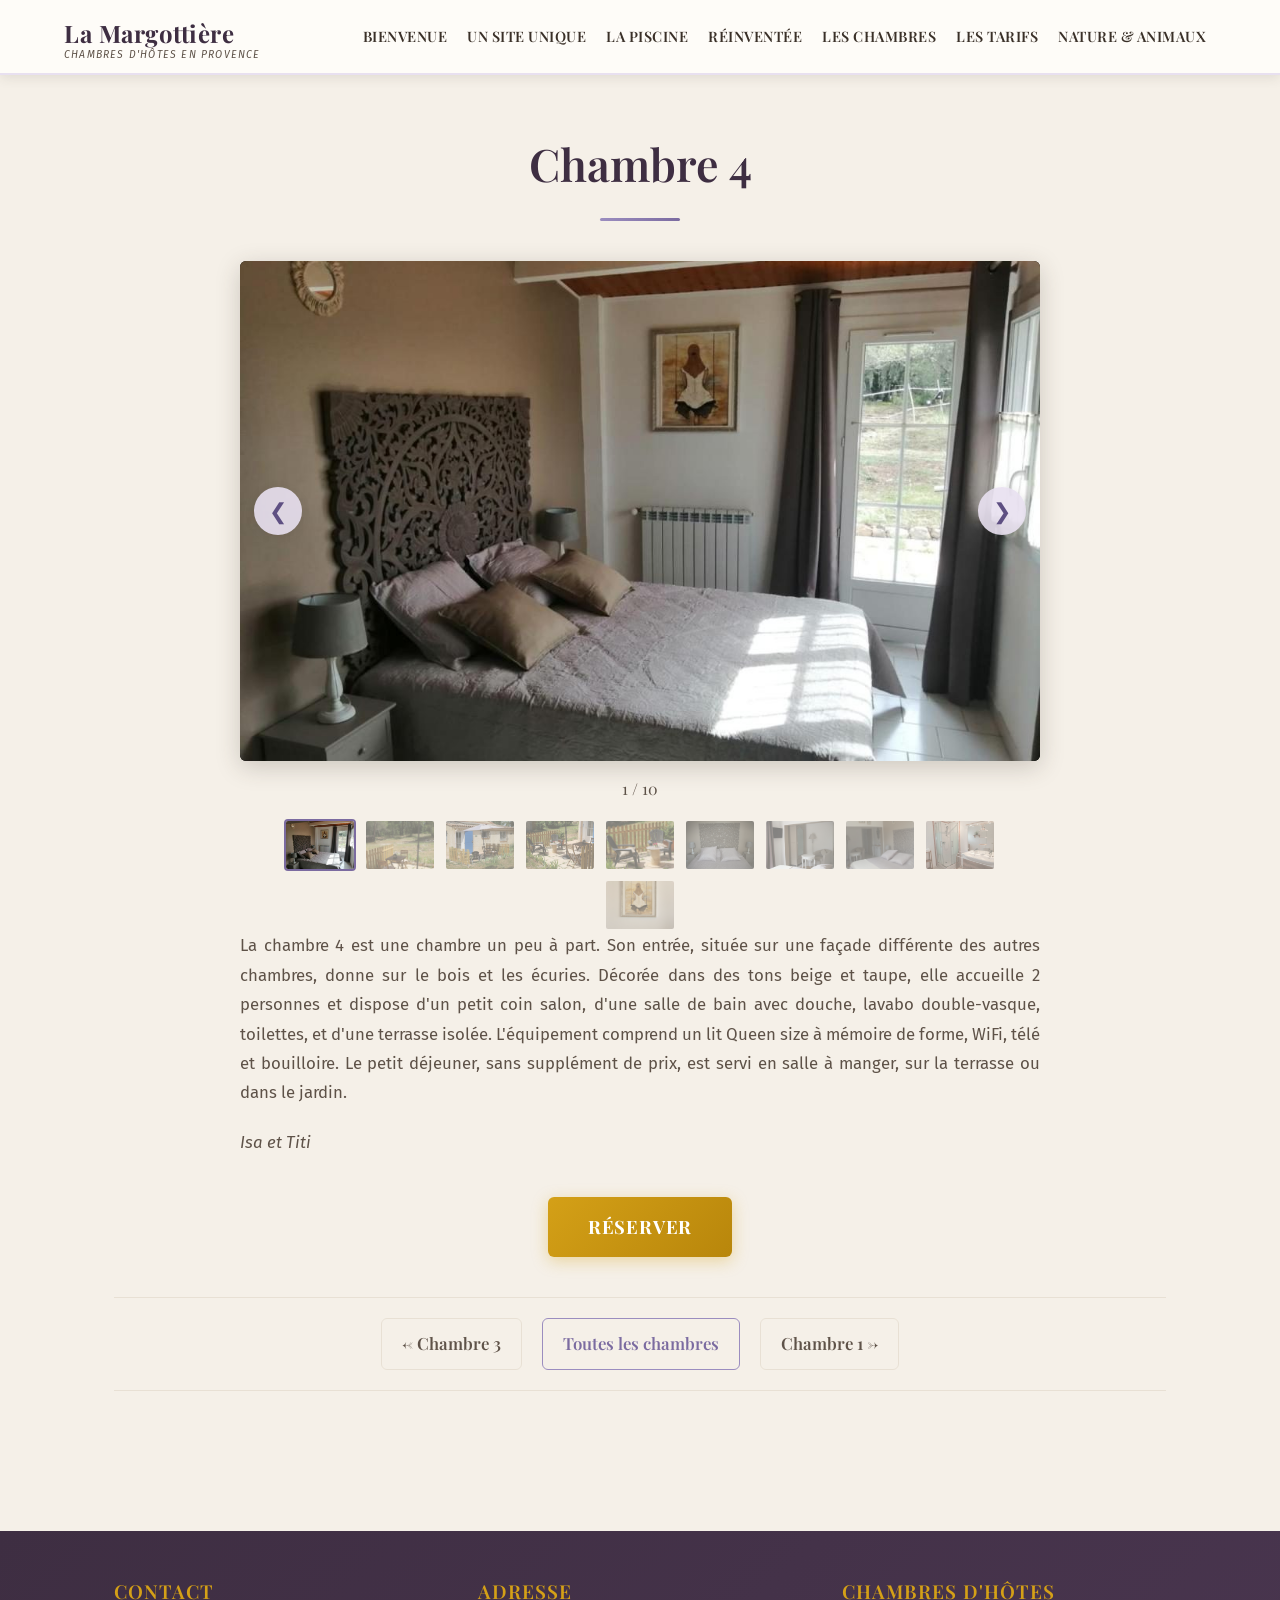
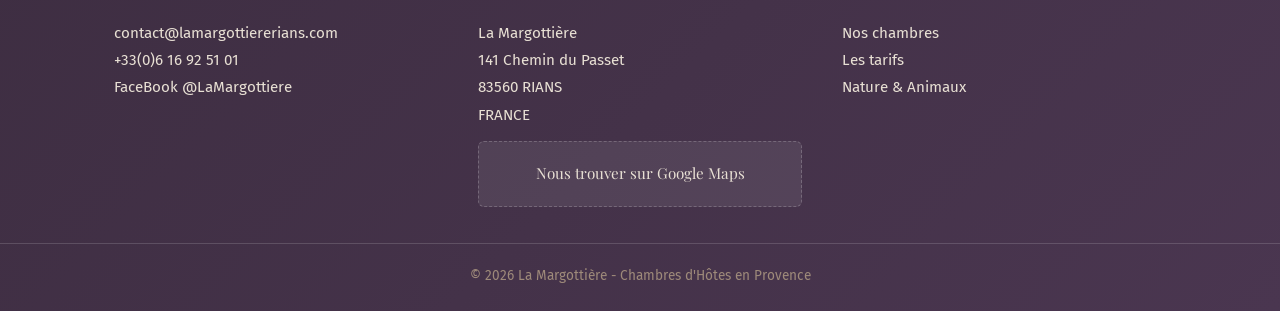
<file: chambre-4.html>
<!DOCTYPE html>
<html lang="fr">
<head>
  <meta charset="UTF-8">
  <meta name="viewport" content="width=device-width, initial-scale=1.0">
  <title>Chambre 4 - La Margottière</title>
  <meta name="description" content="Chambre 4, décorée dans des tons beige et taupe, avec vue sur le bois et les écuries.">
  <link rel="icon" href="data:image/svg+xml,%3Csvg xmlns='http://www.w3.org/2000/svg' viewBox='0 0 32 32'%3E%3Ctext y='25' x='4' font-size='24'%3E%F0%9F%8C%BF%3C/text%3E%3C/svg%3E">

  <meta property="og:type" content="website">
  <meta property="og:site_name" content="La Margottière">
  <meta property="og:locale" content="fr_FR">
  <meta property="og:title" content="Chambre 4 - La Margottière">
  <meta property="og:description" content="Chambre 4, décorée dans des tons beige et taupe, avec vue sur le bois et les écuries.">
  <meta property="og:url" content="https://elricsonn.github.io/lamargottiere/chambre-4.html">
  <meta property="og:image" content="https://elricsonn.github.io/lamargottiere/images/chambres/ch4/1.jpg">
  <meta name="twitter:card" content="summary_large_image">

  <link rel="preconnect" href="https://fonts.googleapis.com">
  <link rel="preconnect" href="https://fonts.gstatic.com" crossorigin>
  <link rel="stylesheet" href="style.css">
</head>
<body>

  <!-- HEADER -->
  <header class="site-header">
    <div class="header-inner">
      <div class="site-logo"><a href="index.html">La Margottière<span class="logo-sub">Chambres d'Hôtes en Provence</span></a></div>
      <button class="menu-toggle" aria-label="Menu">
        <span></span>
        <span></span>
        <span></span>
      </button>
      <nav class="main-nav">
        <ul>
          <li><a href="bienvenue.html">Bienvenue</a></li>
          <li><a href="un-site-unique.html">Un site Unique</a></li>
          <li><a href="la-piscine.html">La Piscine</a></li>
          <li><a href="reinventee.html">Réinventée</a></li>
          <li><a href="les-chambres.html">Les Chambres</a></li>
          <li><a href="les-tarifs.html">Les Tarifs</a></li>
          <li><a href="animaux.html">Nature &amp; Animaux</a></li>
        </ul>
      </nav>
    </div>
  </header>

  <!-- CONTENT -->
  <main class="page-content">
    <div class="container">
      <div class="page-title fade-in">
        <h1>Chambre 4</h1>
      </div>

      <!-- Slideshow -->
      <div class="slideshow fade-in" id="slideshow">
        <div class="slideshow-track" id="slideshow-track">
          <img src="images/chambres/ch4/1.jpg" alt="Chambre 4 - Photo 1">
          <img src="images/chambres/ch4/2.jpg" alt="Chambre 4 - Photo 2">
          <img src="images/chambres/ch4/3.jpg" alt="Chambre 4 - Photo 3">
          <img src="images/chambres/ch4/4.jpg" alt="Chambre 4 - Photo 4">
          <img src="images/chambres/ch4/5.jpg" alt="Chambre 4 - Photo 5">
          <img src="images/chambres/ch4/6.jpg" alt="Chambre 4 - Photo 6">
          <img src="images/chambres/ch4/7.jpg" alt="Chambre 4 - Photo 7">
          <img src="images/chambres/ch4/8.jpg" alt="Chambre 4 - Photo 8">
          <img src="images/chambres/ch4/9.jpg" alt="Chambre 4 - Photo 9">
          <img src="images/chambres/ch4/10.jpg" alt="Chambre 4 - Photo 10">
        </div>
        <button class="slideshow-btn slideshow-prev" onclick="slidePrev()" aria-label="Photo précédente">&#10094;</button>
        <button class="slideshow-btn slideshow-next" onclick="slideNext()" aria-label="Photo suivante">&#10095;</button>
      </div>
      <div class="slideshow-counter"><span id="slide-current">1</span> / <span id="slide-total">10</span></div>
      <div class="slideshow-thumbs"></div>

      <div class="page-text fade-in">
        <p>La chambre 4 est une chambre un peu à part. Son entrée, située sur une façade différente des autres chambres, donne sur le bois et les écuries. Décorée dans des tons beige et taupe, elle accueille 2 personnes et dispose d'un petit coin salon, d'une salle de bain avec douche, lavabo double-vasque, toilettes, et d'une terrasse isolée. L'équipement comprend un lit Queen size à mémoire de forme, WiFi, télé et bouilloire. Le petit déjeuner, sans supplément de prix, est servi en salle à manger, sur la terrasse ou dans le jardin.</p>
        <p><em>Isa et Titi</em></p>
      </div>

      <div class="cta-wrapper fade-in">
        <a href="tel:+33616925101" class="btn-cta">Réserver</a>
      </div>

      <!-- Chamber Navigation -->
      <nav class="chamber-nav fade-in">
        <a href="chambre-3.html">&larr; Chambre 3</a>
        <a href="les-chambres.html" class="nav-all">Toutes les chambres</a>
        <a href="chambre-1.html">Chambre 1 &rarr;</a>
      </nav>
    </div>
  </main>

  <!-- FOOTER -->
  <footer class="site-footer">
    <div class="footer-inner">
      <div class="footer-col">
        <h4>Contact</h4>
        <p><a href="mailto:contact@lamargottiererians.com">contact@lamargottiererians.com</a></p>
        <p><a href="tel:+33616925101">+33(0)6 16 92 51 01</a></p>
        <p><a href="https://www.facebook.com/LaMargottiere" target="_blank" rel="noopener">FaceBook @LaMargottiere</a></p>
      </div>
      <div class="footer-col">
        <h4>Adresse</h4>
        <p>La Margottière<br>141 Chemin du Passet<br>83560 RIANS<br>FRANCE</p>
        <a href="https://www.google.com/maps/search/?api=1&query=141+Chemin+du+Passet+83560+RIANS+France" target="_blank" rel="noopener" class="footer-map">Nous trouver sur Google Maps</a>
      </div>
      <div class="footer-col">
        <h4>Chambres d'Hôtes</h4>
        <p><a href="les-chambres.html">Nos chambres</a></p>
        <p><a href="les-tarifs.html">Les tarifs</a></p>
        <p><a href="animaux.html">Nature &amp; Animaux</a></p>
      </div>
    </div>
    <div class="footer-bottom">
      <p>&copy; 2026 La Margottière - Chambres d'Hôtes en Provence</p>
    </div>
  </footer>

  <script src="script.js"></script>

</body>
</html>
</file>
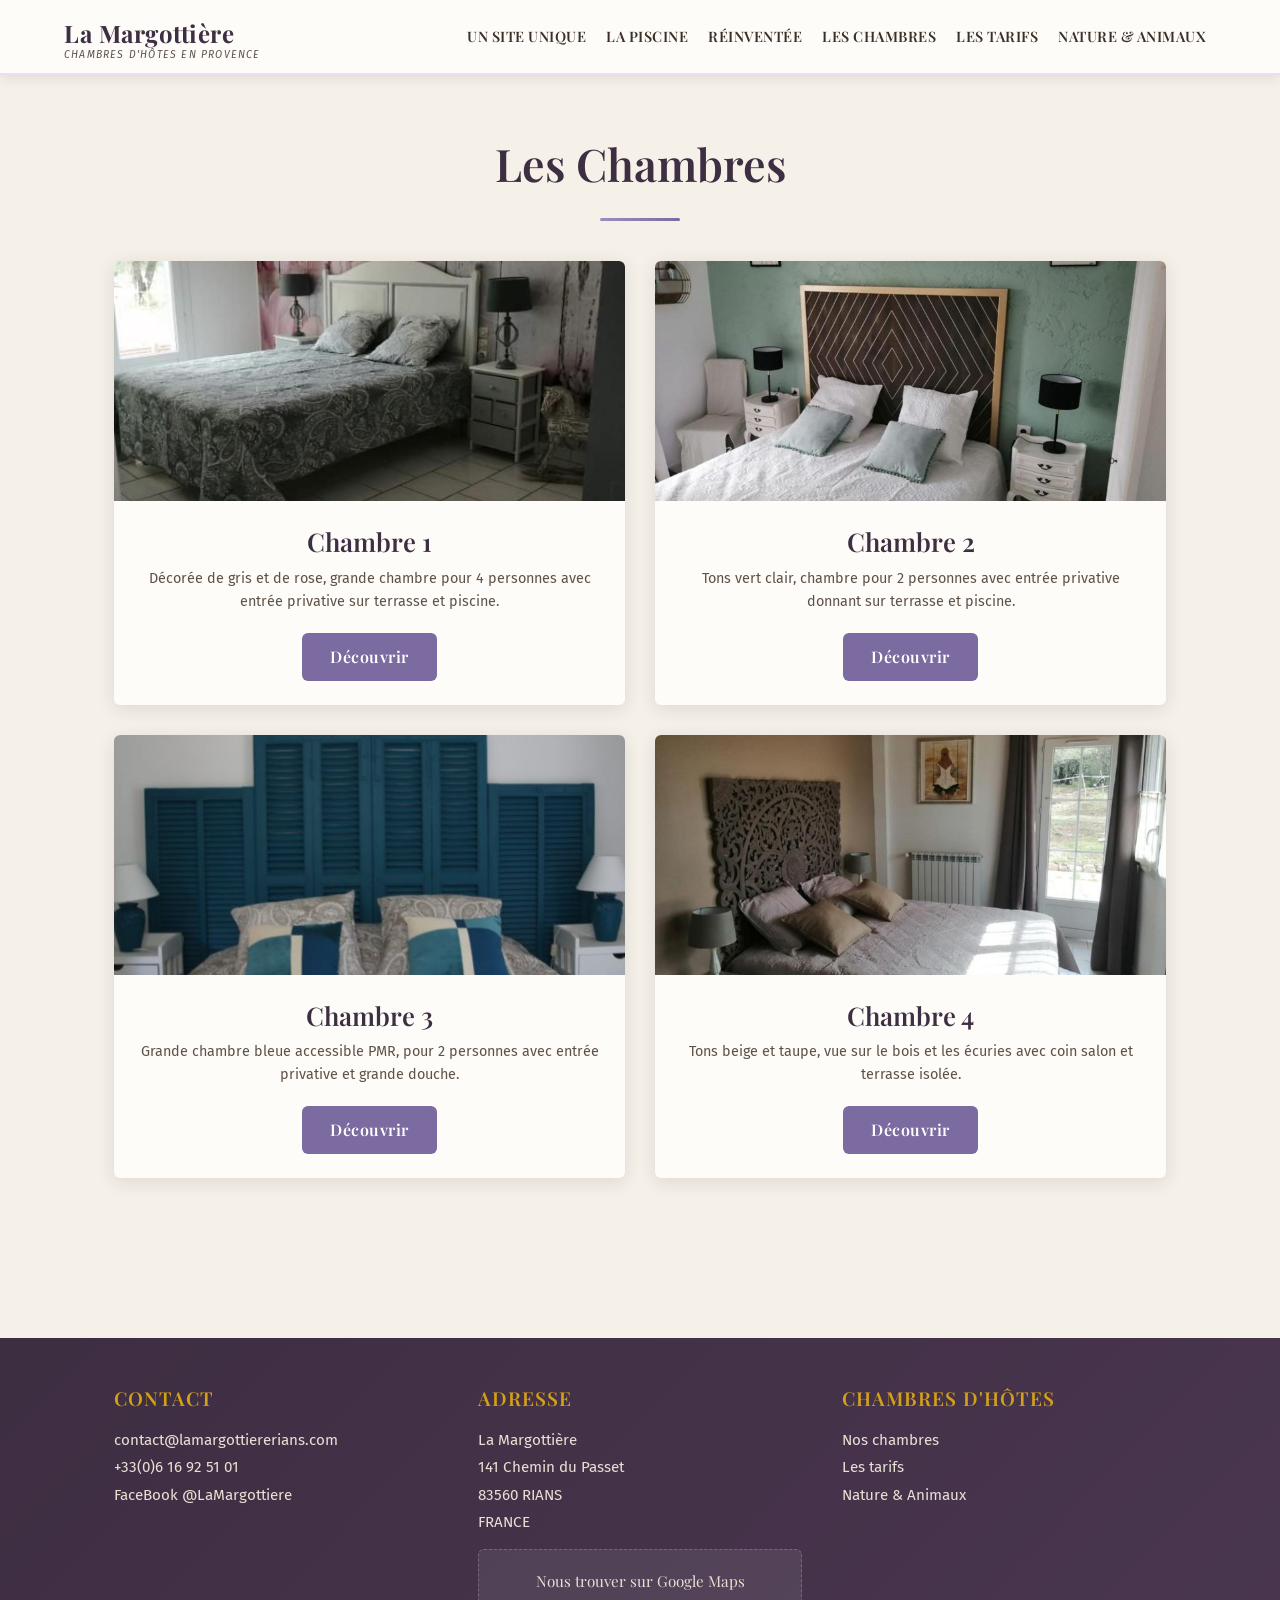
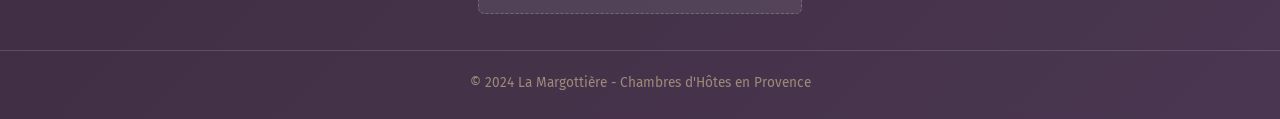
<file: les-chambres.html>
<!DOCTYPE html>
<html lang="fr">
<head>
  <meta charset="UTF-8">
  <meta name="viewport" content="width=device-width, initial-scale=1.0">
  <title>Les Chambres - La Margottière</title>
  <meta name="description" content="Découvrez nos 4 chambres d'hôtes à La Margottière, Provence.">
  <link rel="stylesheet" href="style.css">
</head>
<body>

  <!-- HEADER -->
  <header class="site-header">
    <div class="header-inner">
      <div class="site-logo"><a href="index.html">La Margottière<span class="logo-sub">Chambres d'Hôtes en Provence</span></a></div>
      <button class="menu-toggle" aria-label="Menu">
        <span></span>
        <span></span>
        <span></span>
      </button>
      <nav class="main-nav">
        <ul>
          <li><a href="un-site-unique.html">Un site Unique</a></li>
          <li><a href="la-piscine.html">La Piscine</a></li>
          <li><a href="reinventee.html">Réinventée</a></li>
          <li><a href="les-chambres.html">Les Chambres</a></li>
          <li><a href="les-tarifs.html">Les Tarifs</a></li>
          <li><a href="animaux.html">Nature &amp; Animaux</a></li>
        </ul>
      </nav>
    </div>
  </header>

  <!-- CONTENT -->
  <main class="page-content">
    <div class="container">
      <div class="page-title fade-in">
        <h1>Les Chambres</h1>
      </div>

      <div class="chambers-grid fade-in">
        <a href="chambre-1.html" class="chamber-card">
          <img src="images/chambres/thumb-ch1.jpg" alt="Chambre 1">
          <div class="chamber-card-body">
            <h3>Chambre 1</h3>
            <p>Décorée de gris et de rose, grande chambre pour 4 personnes avec entrée privative sur terrasse et piscine.</p>
            <span class="btn">Découvrir</span>
          </div>
        </a>
        <a href="chambre-2.html" class="chamber-card">
          <img src="images/chambres/thumb-ch2.jpg" alt="Chambre 2">
          <div class="chamber-card-body">
            <h3>Chambre 2</h3>
            <p>Tons vert clair, chambre pour 2 personnes avec entrée privative donnant sur terrasse et piscine.</p>
            <span class="btn">Découvrir</span>
          </div>
        </a>
        <a href="chambre-3.html" class="chamber-card">
          <img src="images/chambres/thumb-ch3.jpg" alt="Chambre 3">
          <div class="chamber-card-body">
            <h3>Chambre 3</h3>
            <p>Grande chambre bleue accessible PMR, pour 2 personnes avec entrée privative et grande douche.</p>
            <span class="btn">Découvrir</span>
          </div>
        </a>
        <a href="chambre-4.html" class="chamber-card">
          <img src="images/chambres/thumb-ch4.jpg" alt="Chambre 4">
          <div class="chamber-card-body">
            <h3>Chambre 4</h3>
            <p>Tons beige et taupe, vue sur le bois et les écuries avec coin salon et terrasse isolée.</p>
            <span class="btn">Découvrir</span>
          </div>
        </a>
      </div>
    </div>
  </main>

  <!-- FOOTER -->
  <footer class="site-footer">
    <div class="footer-inner">
      <div class="footer-col">
        <h4>Contact</h4>
        <p><a href="mailto:contact@lamargottiererians.com">contact@lamargottiererians.com</a></p>
        <p><a href="tel:+33616925101">+33(0)6 16 92 51 01</a></p>
        <p><a href="https://www.facebook.com/LaMargottiere" target="_blank" rel="noopener">FaceBook @LaMargottiere</a></p>
      </div>
      <div class="footer-col">
        <h4>Adresse</h4>
        <p>La Margottière<br>141 Chemin du Passet<br>83560 RIANS<br>FRANCE</p>
        <a href="https://www.google.com/maps/search/?api=1&query=141+Chemin+du+Passet+83560+RIANS+France" target="_blank" rel="noopener" class="footer-map">Nous trouver sur Google Maps</a>
      </div>
      <div class="footer-col">
        <h4>Chambres d'Hôtes</h4>
        <p><a href="les-chambres.html">Nos chambres</a></p>
        <p><a href="les-tarifs.html">Les tarifs</a></p>
        <p><a href="animaux.html">Nature &amp; Animaux</a></p>
      </div>
    </div>
    <div class="footer-bottom">
      <p>&copy; 2024 La Margottière - Chambres d'Hôtes en Provence</p>
    </div>
  </footer>

  <script src="script.js"></script>

</body>
</html>
</file>
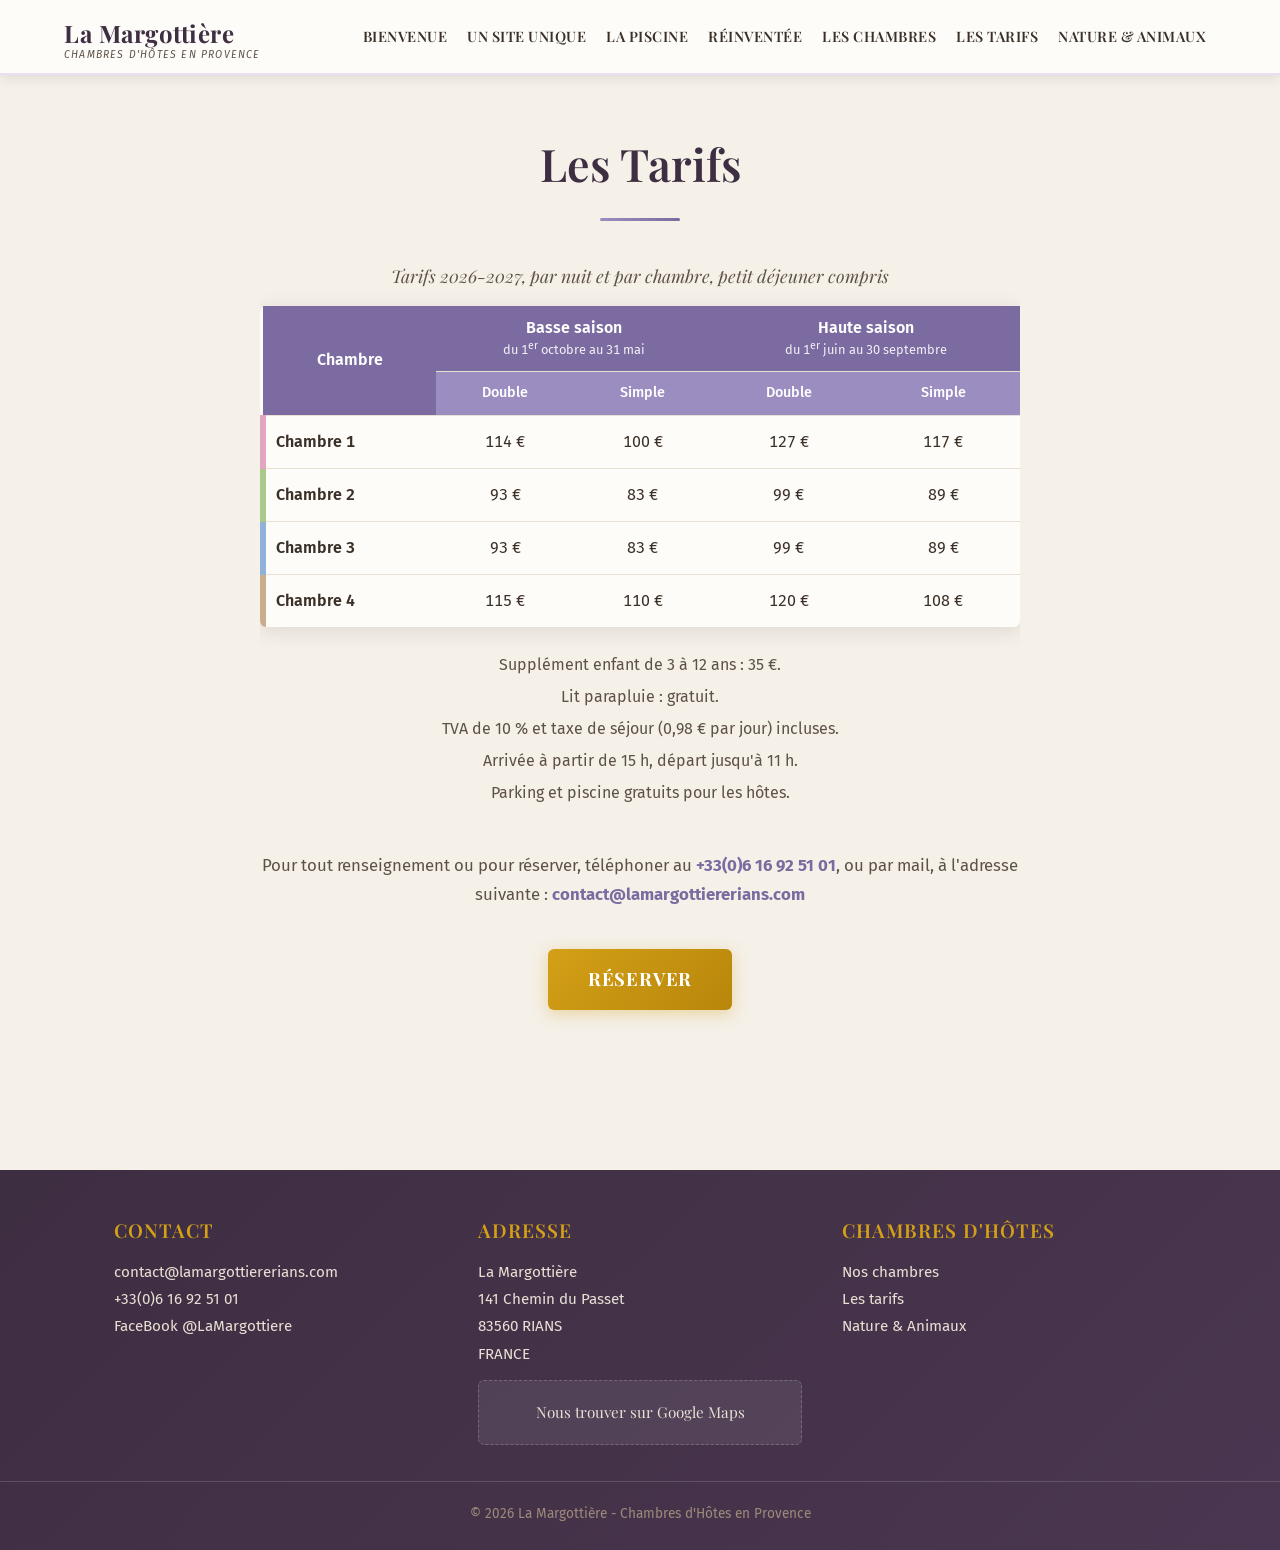
<file: les-tarifs.html>
<!DOCTYPE html>
<html lang="fr">
<head>
  <meta charset="UTF-8">
  <meta name="viewport" content="width=device-width, initial-scale=1.0">
  <title>Les Tarifs - La Margottière</title>
  <meta name="description" content="Tarifs des chambres d'hôtes de La Margottière, Rians, Provence.">
  <link rel="icon" href="data:image/svg+xml,%3Csvg xmlns='http://www.w3.org/2000/svg' viewBox='0 0 32 32'%3E%3Ctext y='25' x='4' font-size='24'%3E%F0%9F%8C%BF%3C/text%3E%3C/svg%3E">

  <meta property="og:type" content="website">
  <meta property="og:site_name" content="La Margottière">
  <meta property="og:locale" content="fr_FR">
  <meta property="og:title" content="Les Tarifs - La Margottière">
  <meta property="og:description" content="Tarifs des chambres d'hôtes de La Margottière, Rians, Provence.">
  <meta property="og:url" content="https://elricsonn.github.io/lamargottiere/les-tarifs.html">
  <meta property="og:image" content="https://elricsonn.github.io/lamargottiere/images/site/accueil.jpg">
  <meta name="twitter:card" content="summary_large_image">

  <link rel="preconnect" href="https://fonts.googleapis.com">
  <link rel="preconnect" href="https://fonts.gstatic.com" crossorigin>
  <link rel="stylesheet" href="style.css">
</head>
<body>

  <!-- HEADER -->
  <header class="site-header">
    <div class="header-inner">
      <div class="site-logo"><a href="index.html">La Margottière<span class="logo-sub">Chambres d'Hôtes en Provence</span></a></div>
      <button class="menu-toggle" aria-label="Menu">
        <span></span>
        <span></span>
        <span></span>
      </button>
      <nav class="main-nav">
        <ul>
          <li><a href="bienvenue.html">Bienvenue</a></li>
          <li><a href="un-site-unique.html">Un site Unique</a></li>
          <li><a href="la-piscine.html">La Piscine</a></li>
          <li><a href="reinventee.html">Réinventée</a></li>
          <li><a href="les-chambres.html">Les Chambres</a></li>
          <li><a href="les-tarifs.html">Les Tarifs</a></li>
          <li><a href="animaux.html">Nature &amp; Animaux</a></li>
        </ul>
      </nav>
    </div>
  </header>

  <!-- CONTENT -->
  <main class="page-content">
    <div class="container">
      <div class="page-title fade-in">
        <h1>Les Tarifs</h1>
      </div>

      <div class="tarifs fade-in">
        <table class="tarifs-table">
          <caption>Tarifs 2026-2027, par nuit et par chambre, petit déjeuner compris</caption>
          <thead>
            <tr>
              <th scope="col" rowspan="2">Chambre</th>
              <th scope="colgroup" colspan="2">Basse saison<span class="tarifs-periode">du 1<sup>er</sup> octobre au 31 mai</span></th>
              <th scope="colgroup" colspan="2">Haute saison<span class="tarifs-periode">du 1<sup>er</sup> juin au 30 septembre</span></th>
            </tr>
            <tr>
              <th scope="col">Double</th>
              <th scope="col">Simple</th>
              <th scope="col">Double</th>
              <th scope="col">Simple</th>
            </tr>
          </thead>
          <tbody>
            <tr class="tarifs-ch1">
              <th scope="row"><a href="chambre-1.html">Chambre 1</a></th>
              <td>114 €</td><td>100 €</td><td>127 €</td><td>117 €</td>
            </tr>
            <tr class="tarifs-ch2">
              <th scope="row"><a href="chambre-2.html">Chambre 2</a></th>
              <td>93 €</td><td>83 €</td><td>99 €</td><td>89 €</td>
            </tr>
            <tr class="tarifs-ch3">
              <th scope="row"><a href="chambre-3.html">Chambre 3</a></th>
              <td>93 €</td><td>83 €</td><td>99 €</td><td>89 €</td>
            </tr>
            <tr class="tarifs-ch4">
              <th scope="row"><a href="chambre-4.html">Chambre 4</a></th>
              <td>115 €</td><td>110 €</td><td>120 €</td><td>108 €</td>
            </tr>
          </tbody>
        </table>

        <ul class="tarifs-notes">
          <li>Supplément enfant de 3 à 12 ans : 35 €.</li>
          <li>Lit parapluie : gratuit.</li>
          <li>TVA de 10 % et taxe de séjour (0,98 € par jour) incluses.</li>
          <li>Arrivée à partir de 15 h, départ jusqu'à 11 h.</li>
          <li>Parking et piscine gratuits pour les hôtes.</li>
        </ul>
      </div>

      <div class="page-text fade-in" style="text-align: center;">
        <p>Pour tout renseignement ou pour réserver, téléphoner au <a href="tel:+33616925101"><strong>+33(0)6 16 92 51 01</strong></a>, ou par mail, à l'adresse suivante : <a href="mailto:contact@lamargottiererians.com"><strong>contact@lamargottiererians.com</strong></a></p>
      </div>

      <div class="cta-wrapper fade-in">
        <a href="tel:+33616925101" class="btn-cta">Réserver</a>
      </div>
    </div>
  </main>

  <!-- FOOTER -->
  <footer class="site-footer">
    <div class="footer-inner">
      <div class="footer-col">
        <h4>Contact</h4>
        <p><a href="mailto:contact@lamargottiererians.com">contact@lamargottiererians.com</a></p>
        <p><a href="tel:+33616925101">+33(0)6 16 92 51 01</a></p>
        <p><a href="https://www.facebook.com/LaMargottiere" target="_blank" rel="noopener">FaceBook @LaMargottiere</a></p>
      </div>
      <div class="footer-col">
        <h4>Adresse</h4>
        <p>La Margottière<br>141 Chemin du Passet<br>83560 RIANS<br>FRANCE</p>
        <a href="https://www.google.com/maps/search/?api=1&query=141+Chemin+du+Passet+83560+RIANS+France" target="_blank" rel="noopener" class="footer-map">Nous trouver sur Google Maps</a>
      </div>
      <div class="footer-col">
        <h4>Chambres d'Hôtes</h4>
        <p><a href="les-chambres.html">Nos chambres</a></p>
        <p><a href="les-tarifs.html">Les tarifs</a></p>
        <p><a href="animaux.html">Nature &amp; Animaux</a></p>
      </div>
    </div>
    <div class="footer-bottom">
      <p>&copy; 2026 La Margottière - Chambres d'Hôtes en Provence</p>
    </div>
  </footer>

  <script src="script.js"></script>

</body>
</html>
</file>
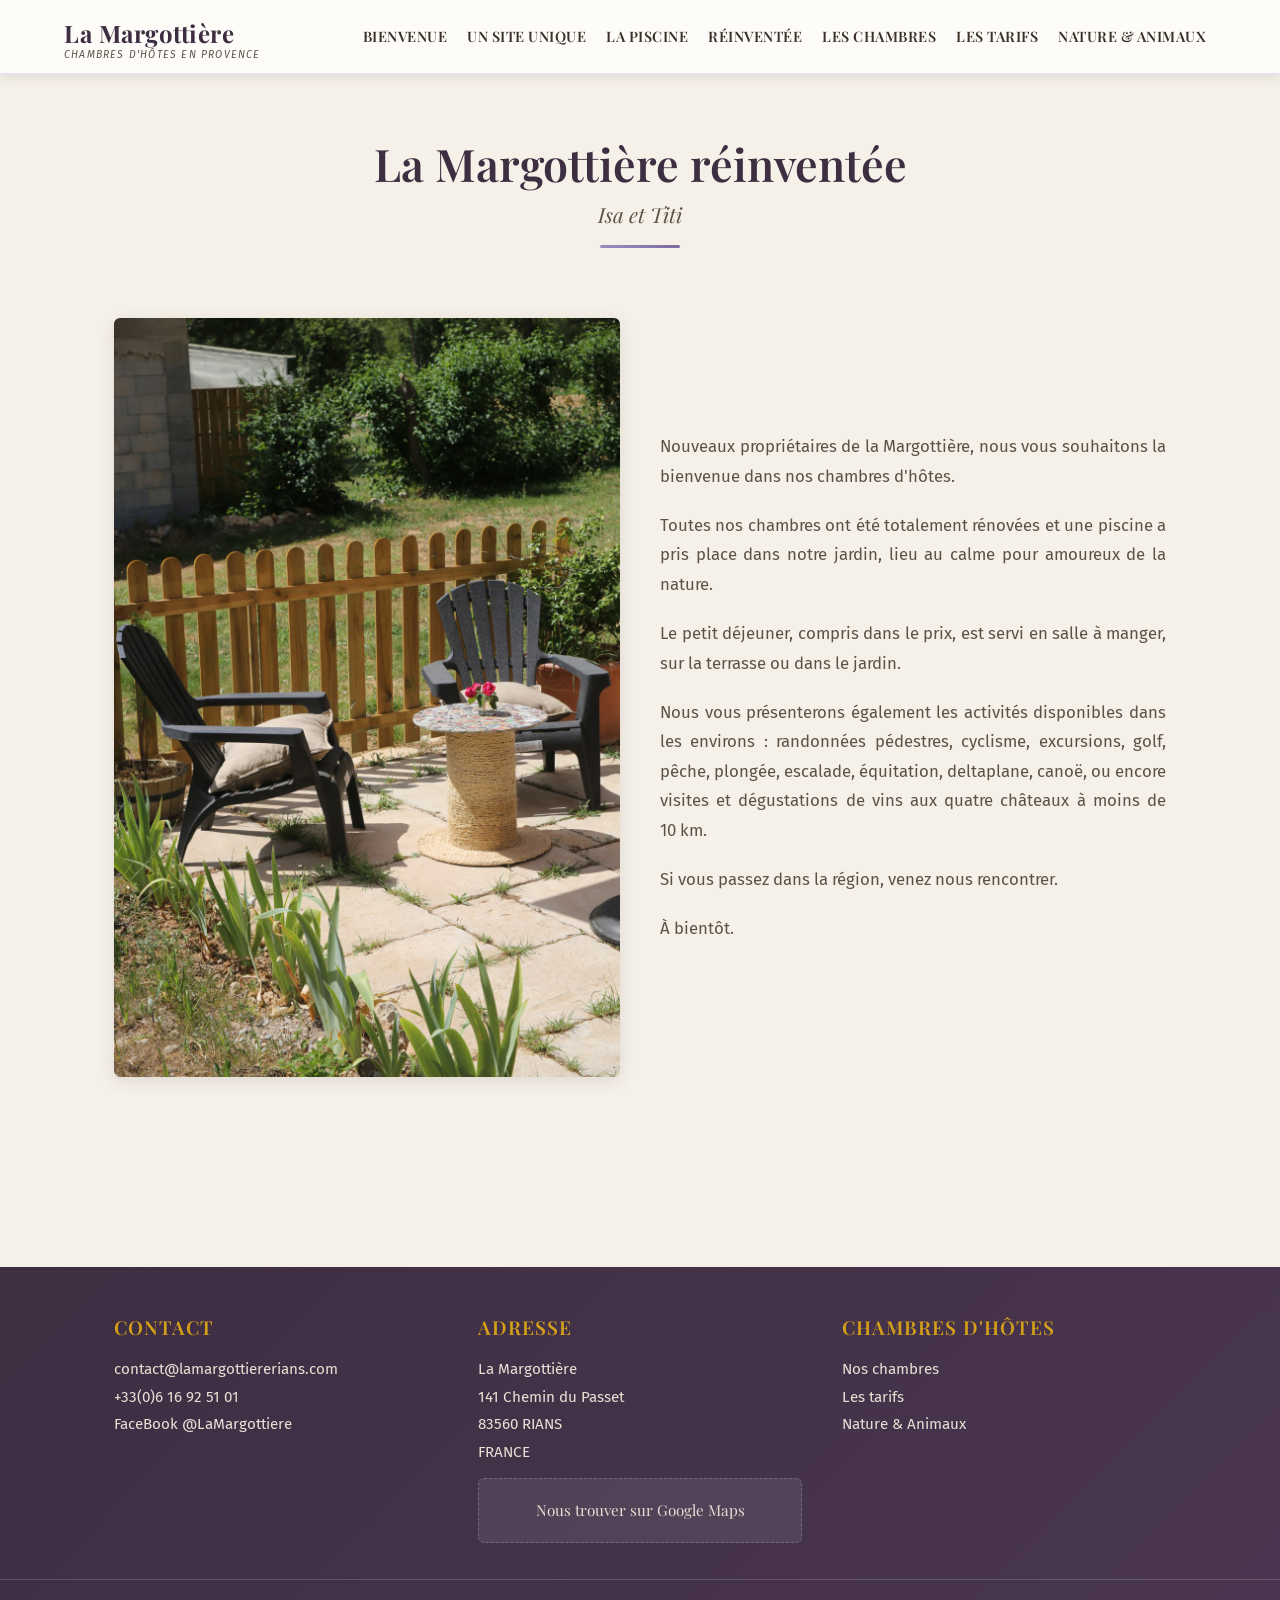
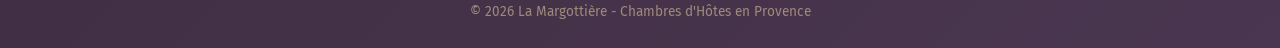
<file: reinventee.html>
<!DOCTYPE html>
<html lang="fr">
<head>
  <meta charset="UTF-8">
  <meta name="viewport" content="width=device-width, initial-scale=1.0">
  <title>La Margottière réinventée - La Margottière</title>
  <meta name="description" content="Découvrez Isa et Titi, les nouveaux propriétaires de La Margottière.">
  <link rel="icon" href="data:image/svg+xml,%3Csvg xmlns='http://www.w3.org/2000/svg' viewBox='0 0 32 32'%3E%3Ctext y='25' x='4' font-size='24'%3E%F0%9F%8C%BF%3C/text%3E%3C/svg%3E">

  <meta property="og:type" content="website">
  <meta property="og:site_name" content="La Margottière">
  <meta property="og:locale" content="fr_FR">
  <meta property="og:title" content="La Margottière réinventée - La Margottière">
  <meta property="og:description" content="Découvrez Isa et Titi, les nouveaux propriétaires de La Margottière.">
  <meta property="og:url" content="https://elricsonn.github.io/lamargottiere/reinventee.html">
  <meta property="og:image" content="https://elricsonn.github.io/lamargottiere/images/site/reinventee.jpg">
  <meta name="twitter:card" content="summary_large_image">

  <link rel="preconnect" href="https://fonts.googleapis.com">
  <link rel="preconnect" href="https://fonts.gstatic.com" crossorigin>
  <link rel="stylesheet" href="style.css">
</head>
<body>

  <!-- HEADER -->
  <header class="site-header">
    <div class="header-inner">
      <div class="site-logo"><a href="index.html">La Margottière<span class="logo-sub">Chambres d'Hôtes en Provence</span></a></div>
      <button class="menu-toggle" aria-label="Menu">
        <span></span>
        <span></span>
        <span></span>
      </button>
      <nav class="main-nav">
        <ul>
          <li><a href="bienvenue.html">Bienvenue</a></li>
          <li><a href="un-site-unique.html">Un site Unique</a></li>
          <li><a href="la-piscine.html">La Piscine</a></li>
          <li><a href="reinventee.html">Réinventée</a></li>
          <li><a href="les-chambres.html">Les Chambres</a></li>
          <li><a href="les-tarifs.html">Les Tarifs</a></li>
          <li><a href="animaux.html">Nature &amp; Animaux</a></li>
        </ul>
      </nav>
    </div>
  </header>

  <!-- CONTENT -->
  <main class="page-content">
    <div class="container">
      <div class="page-title fade-in">
        <h1>La Margottière réinventée</h1>
        <h2>Isa et Titi</h2>
      </div>

      <div class="two-col fade-in">
        <div class="page-image-center">
          <img src="images/site/reinventee.jpg" alt="Deux fauteuils et une bobine en table basse, sur la terrasse">
        </div>
        <div class="page-text">
          <p>Nouveaux propriétaires de la Margottière, nous vous souhaitons la bienvenue dans nos chambres d'hôtes.</p>
          <p>Toutes nos chambres ont été totalement rénovées et une piscine a pris place dans notre jardin, lieu au calme pour amoureux de la nature.</p>
          <p>Le petit déjeuner, compris dans le prix, est servi en salle à manger, sur la terrasse ou dans le jardin.</p>
          <p>Nous vous présenterons également les activités disponibles dans les environs : randonnées pédestres, cyclisme, excursions, golf, pêche, plongée, escalade, équitation, deltaplane, canoë, ou encore visites et dégustations de vins aux quatre châteaux à moins de 10&nbsp;km.</p>
          <p>Si vous passez dans la région, venez nous rencontrer.</p>
          <p>À bientôt.</p>
        </div>
      </div>
    </div>
  </main>

  <!-- FOOTER -->
  <footer class="site-footer">
    <div class="footer-inner">
      <div class="footer-col">
        <h4>Contact</h4>
        <p><a href="mailto:contact@lamargottiererians.com">contact@lamargottiererians.com</a></p>
        <p><a href="tel:+33616925101">+33(0)6 16 92 51 01</a></p>
        <p><a href="https://www.facebook.com/LaMargottiere" target="_blank" rel="noopener">FaceBook @LaMargottiere</a></p>
      </div>
      <div class="footer-col">
        <h4>Adresse</h4>
        <p>La Margottière<br>141 Chemin du Passet<br>83560 RIANS<br>FRANCE</p>
        <a href="https://www.google.com/maps/search/?api=1&query=141+Chemin+du+Passet+83560+RIANS+France" target="_blank" rel="noopener" class="footer-map">Nous trouver sur Google Maps</a>
      </div>
      <div class="footer-col">
        <h4>Chambres d'Hôtes</h4>
        <p><a href="les-chambres.html">Nos chambres</a></p>
        <p><a href="les-tarifs.html">Les tarifs</a></p>
        <p><a href="animaux.html">Nature &amp; Animaux</a></p>
      </div>
    </div>
    <div class="footer-bottom">
      <p>&copy; 2026 La Margottière - Chambres d'Hôtes en Provence</p>
    </div>
  </footer>

  <script src="script.js"></script>

</body>
</html>
</file>
<file: style.css>
/* ============================================
   La Margottiere - Chambre d'Hotes
   Provence & Lavender Theme
   ============================================ */

@import url('https://fonts.googleapis.com/css2?family=Playfair+Display:ital,wght@0,400;0,500;0,600;0,700;1,400;1,500&family=Fira+Sans:ital,wght@0,300;0,400;0,500;0,600;0,700;1,300;1,400;1,500&display=swap');

/* --- CSS Variables --- */
:root {
  --cream: #F5F0E8;
  --cream-dark: #E8E0D4;
  --warm-white: #FEFCF8;
  --lavender: #7B6BA0;
  --lavender-light: #9B8DBF;
  --lavender-pale: #E8E0F0;
  --lavender-deep: #5E4F82;
  --sunflower: #D4A017;
  --sunflower-dark: #B8860B;
  --sunflower-light: #E8BE4A;
  --olive: #6B7F4E;
  --olive-light: #8A9E6A;
  --olive-dark: #4E5E38;
  --terracotta: #C2724F;
  --earth-brown: #5C4A3C;
  --earth-light: #9E8A7A;
  --earth-dark: #3E2E42;
  --gold-soft: #D4A017;
  --gold-light: #E8BE4A;
  --text-dark: #3A3028;
  --text-medium: #5E5248;
  --text-light: #8A7E72;
  --shadow: rgba(58, 48, 40, 0.12);
  --shadow-strong: rgba(58, 48, 40, 0.22);
  --radius: 6px;
  --transition: 0.3s ease;
}

/* --- Reset & Base --- */
*, *::before, *::after {
  margin: 0;
  padding: 0;
  box-sizing: border-box;
}

html {
  scroll-behavior: smooth;
  font-size: 16px;
}

body {
  font-family: 'Fira Sans', 'Segoe UI', Roboto, sans-serif;
  color: var(--text-dark);
  background-color: var(--cream);
  line-height: 1.75;
  -webkit-font-smoothing: antialiased;
  opacity: 0;
  animation: pageLoad 0.6s ease forwards;
}

@keyframes pageLoad {
  from { opacity: 0; }
  to { opacity: 1; }
}

img {
  max-width: 100%;
  height: auto;
  display: block;
}

a {
  color: var(--lavender);
  text-decoration: none;
  transition: color var(--transition);
}

a:hover {
  color: var(--lavender-deep);
}

h1, h2, h3, h4 {
  font-family: 'Playfair Display', Georgia, serif;
  color: var(--earth-dark);
  line-height: 1.3;
  font-weight: 600;
}

h1 { font-size: 2.8rem; }
h2 { font-size: 2.2rem; }
h3 { font-size: 1.6rem; }

/* --- Container --- */
.container {
  max-width: 1100px;
  margin: 0 auto;
  padding: 0 24px;
}

/* ============================================
   FADE-IN SCROLL ANIMATION
   ============================================ */
.fade-in {
  opacity: 0;
  transform: translateY(30px);
  transition: opacity 0.7s ease, transform 0.7s ease;
}

.fade-in.visible {
  opacity: 1;
  transform: translateY(0);
}

/* ============================================
   CTA BUTTON
   ============================================ */
.btn-cta {
  display: inline-block;
  padding: 14px 40px;
  background: linear-gradient(135deg, var(--sunflower), var(--sunflower-dark));
  color: #fff;
  border-radius: var(--radius);
  font-family: 'Playfair Display', serif;
  font-size: 1.15rem;
  font-weight: 700;
  letter-spacing: 0.8px;
  text-transform: uppercase;
  box-shadow: 0 4px 16px rgba(212, 160, 23, 0.35);
  transition: all var(--transition);
  border: none;
  cursor: pointer;
}

.btn-cta:hover {
  background: linear-gradient(135deg, var(--sunflower-dark), #9A7009);
  color: #fff;
  box-shadow: 0 6px 24px rgba(212, 160, 23, 0.5);
  transform: translateY(-2px);
}

.cta-wrapper {
  text-align: center;
  margin: 40px 0;
}

/* ============================================
   HEADER & NAVIGATION
   ============================================ */
.site-header {
  background: var(--warm-white);
  border-bottom: 2px solid var(--lavender-pale);
  position: sticky;
  top: 0;
  z-index: 1000;
  box-shadow: 0 2px 12px var(--shadow);
}

.header-inner {
  max-width: 1200px;
  margin: 0 auto;
  padding: 0 24px;
  display: flex;
  align-items: center;
  justify-content: space-between;
  /* Plancher, pas plafond : si le contenu dépasse, l'en-tête grandit
     au lieu de déborder sur le bandeau. */
  min-height: 72px;
}

/* --- Site Logo --- */
.site-logo {
  font-family: 'Playfair Display', Georgia, serif;
  font-size: 1.5rem;
  font-weight: 700;
  letter-spacing: 0.5px;
}

.site-logo a {
  display: inline-flex;
  flex-direction: column;
  align-items: flex-start;
  color: var(--earth-dark);
  transition: color var(--transition);
  line-height: 1.2;
}

.site-logo a:hover {
  color: var(--lavender);
}

.logo-sub {
  display: block;
  font-family: 'Fira Sans', sans-serif;
  font-size: 0.65rem;
  font-weight: 400;
  font-style: italic;
  color: var(--text-medium);
  letter-spacing: 1.2px;
  text-transform: uppercase;
  margin-top: 1px;
}

/* Hamburger Menu Toggle */
.menu-toggle {
  display: none;
  flex-direction: column;
  justify-content: center;
  align-items: center;
  width: 44px;
  height: 44px;
  background: none;
  border: none;
  cursor: pointer;
  gap: 5px;
  padding: 8px;
  z-index: 1010;
}

.menu-toggle span {
  display: block;
  width: 26px;
  height: 3px;
  background: var(--text-dark);
  border-radius: 2px;
  transition: all 0.3s ease;
}

.menu-toggle.active span:nth-child(1) {
  transform: rotate(45deg) translate(5px, 6px);
}

.menu-toggle.active span:nth-child(2) {
  opacity: 0;
}

.menu-toggle.active span:nth-child(3) {
  transform: rotate(-45deg) translate(5px, -6px);
}

/* Main Navigation */
.main-nav ul {
  list-style: none;
  display: flex;
  gap: 0;
}

.main-nav > ul > li {
  position: relative;
}

.main-nav > ul > li > a {
  display: block;
  padding: 24px 10px;
  font-family: 'Playfair Display', Georgia, serif;
  font-size: 0.9rem;
  font-weight: 600;
  color: var(--text-dark);
  text-transform: uppercase;
  letter-spacing: 0.5px;
  /* Un libellé de menu tient sur une ligne, sinon c'est le menu
     déroulant qui prend le relais (voir le point de rupture). */
  white-space: nowrap;
  transition: color var(--transition), background var(--transition);
}

.main-nav > ul > li > a:hover,
.main-nav > ul > li:hover > a {
  color: var(--lavender);
  background: var(--lavender-pale);
}


/* ============================================
   HERO SECTION
   ============================================ */
.hero {
  position: relative;
  height: 100vh;
  min-height: 500px;
  background-size: cover;
  background-position: center;
  background-repeat: no-repeat;
  background-attachment: fixed;
  display: flex;
  align-items: center;
  justify-content: center;
  text-align: center;
}

.hero::before {
  content: '';
  position: absolute;
  inset: 0;
  background:
    radial-gradient(ellipse at 50% 0%, rgba(123, 107, 160, 0.3) 0%, transparent 60%),
    radial-gradient(ellipse at 50% 100%, rgba(58, 48, 40, 0.7) 0%, transparent 60%),
    linear-gradient(
      to bottom,
      rgba(123, 107, 160, 0.2) 0%,
      rgba(58, 48, 40, 0.15) 30%,
      rgba(58, 48, 40, 0.5) 100%
    );
}

.hero::after {
  content: '';
  position: absolute;
  inset: 0;
  box-shadow: inset 0 0 120px rgba(0, 0, 0, 0.3);
  pointer-events: none;
}

.hero-content {
  position: relative;
  z-index: 1;
  color: #fff;
  padding: 24px;
  animation: heroFadeIn 1.2s ease 0.3s both;
}

@keyframes heroFadeIn {
  from { opacity: 0; transform: translateY(20px); }
  to { opacity: 1; transform: translateY(0); }
}

.hero-content h1 {
  font-size: 3.6rem;
  color: #fff;
  text-shadow: 0 2px 20px rgba(0,0,0,0.5), 0 0 60px rgba(123, 107, 160, 0.3);
  margin-bottom: 8px;
}

.hero-content p {
  font-size: 1.3rem;
  color: rgba(255,255,255,0.92);
  text-shadow: 0 1px 8px rgba(0,0,0,0.35);
  font-style: italic;
  margin-bottom: 28px;
}

.btn-hero {
  display: inline-block;
  padding: 14px 36px;
  background: rgba(255, 255, 255, 0.15);
  color: #fff;
  border: 2px solid rgba(255, 255, 255, 0.6);
  border-radius: var(--radius);
  font-family: 'Playfair Display', serif;
  font-size: 1.05rem;
  font-weight: 600;
  letter-spacing: 0.8px;
  text-transform: uppercase;
  backdrop-filter: blur(4px);
  transition: all var(--transition);
}

.btn-hero:hover {
  background: rgba(255, 255, 255, 0.25);
  border-color: #fff;
  color: #fff;
  box-shadow: 0 4px 24px rgba(255, 255, 255, 0.2);
  transform: translateY(-2px);
}

/* Scroll indicator chevron */
.scroll-indicator {
  position: absolute;
  bottom: 36px;
  left: 50%;
  transform: translateX(-50%);
  z-index: 2;
  animation: bounceChevron 2s ease-in-out infinite;
  cursor: pointer;
}

.scroll-indicator span {
  display: block;
  width: 28px;
  height: 28px;
  border-right: 3px solid rgba(255,255,255,0.8);
  border-bottom: 3px solid rgba(255,255,255,0.8);
  transform: rotate(45deg);
  margin: -10px auto 0;
}

@keyframes bounceChevron {
  0%, 20%, 50%, 80%, 100% { transform: translateX(-50%) translateY(0); }
  40% { transform: translateX(-50%) translateY(12px); }
  60% { transform: translateX(-50%) translateY(6px); }
}

/* Sub-page hero (shorter) */
.hero-sub {
  height: 380px;
  min-height: 300px;
  background-attachment: scroll;
}

/* ============================================
   FEATURES SECTION (Homepage)
   ============================================ */
.features {
  display: grid;
  grid-template-columns: repeat(3, 1fr);
  gap: 30px;
  margin: -60px auto 0;
  padding: 0 24px;
  max-width: 1100px;
  position: relative;
  z-index: 10;
}

.feature-card {
  background: var(--warm-white);
  border-radius: var(--radius);
  overflow: hidden;
  box-shadow: 0 6px 24px var(--shadow-strong);
  transition: transform var(--transition), box-shadow var(--transition), border-color var(--transition);
  text-align: center;
  text-decoration: none;
  color: inherit;
  display: block;
  border: 2px solid transparent;
  position: relative;
}

.feature-card::after {
  content: '';
  position: absolute;
  bottom: 0;
  left: 0;
  right: 0;
  height: 3px;
  background: linear-gradient(to right, var(--lavender-light), var(--sunflower), var(--lavender-light));
  opacity: 0;
  transition: opacity var(--transition);
}

.feature-card:hover {
  transform: translateY(-8px);
  box-shadow: 0 12px 36px var(--shadow-strong);
  color: inherit;
  border-color: var(--lavender-light);
}

.feature-card:hover::after {
  opacity: 1;
}

.feature-card img {
  width: 100%;
  height: 200px;
  object-fit: cover;
  transition: transform 0.5s ease;
}

.feature-card:hover img {
  transform: scale(1.05);
}

.feature-card-body {
  padding: 20px;
}

.feature-card-body h3 {
  margin-bottom: 8px;
  font-size: 1.4rem;
  color: var(--earth-dark);
}

.feature-card-body p {
  font-size: 0.95rem;
  color: var(--text-medium);
  line-height: 1.5;
}

/* ============================================
   DECORATIVE DIVIDER
   ============================================ */
.section-divider {
  text-align: center;
  padding: 40px 0;
}

.divider-ornament {
  display: inline-block;
  position: relative;
  width: 200px;
  height: 2px;
  background: linear-gradient(to right, transparent, var(--lavender-light), var(--sunflower), var(--lavender-light), transparent);
}

.divider-ornament::before {
  content: '\2726';
  position: absolute;
  top: 50%;
  left: 50%;
  transform: translate(-50%, -50%);
  font-size: 1.2rem;
  color: var(--sunflower);
  background: var(--cream);
  padding: 0 12px;
}

/* ============================================
   WELCOME SECTION (Homepage)
   ============================================ */
.welcome-section {
  padding: 20px 0 60px;
  position: relative;
  background:
    linear-gradient(135deg, var(--lavender-pale) 0%, var(--cream) 50%, var(--lavender-pale) 100%);
}

.welcome-section::before {
  content: '';
  position: absolute;
  top: 0;
  left: 0;
  right: 0;
  height: 4px;
  background: linear-gradient(to right, var(--lavender-light), var(--sunflower), var(--lavender-light));
}

.section-heading {
  text-align: center;
  font-size: 2.2rem;
  color: var(--earth-dark);
  margin-bottom: 32px;
  position: relative;
  padding-bottom: 16px;
}

.section-heading::after {
  content: '';
  position: absolute;
  bottom: 0;
  left: 50%;
  transform: translateX(-50%);
  width: 60px;
  height: 3px;
  background: linear-gradient(to right, var(--sunflower), var(--sunflower-dark));
  border-radius: 2px;
}

/* ============================================
   STAGGERED FEATURE CARD ANIMATIONS
   ============================================ */
.features .feature-card.fade-in:nth-child(1) { transition-delay: 0s; }
.features .feature-card.fade-in:nth-child(2) { transition-delay: 0.15s; }
.features .feature-card.fade-in:nth-child(3) { transition-delay: 0.3s; }

/* ============================================
   PAGE CONTENT
   ============================================ */
.page-content {
  padding: 60px 0;
}

.page-title {
  text-align: center;
  margin-bottom: 40px;
  padding-bottom: 20px;
  position: relative;
}

.page-title::after {
  content: '';
  position: absolute;
  bottom: 0;
  left: 50%;
  transform: translateX(-50%);
  width: 80px;
  height: 3px;
  background: linear-gradient(to right, var(--lavender-light), var(--lavender));
  border-radius: 2px;
}

.page-title h1 {
  margin-bottom: 8px;
}

.page-title h2 {
  color: var(--text-medium);
  font-weight: 400;
  font-style: italic;
  font-size: 1.3rem;
}

.page-text {
  max-width: 800px;
  margin: 0 auto 40px;
  text-align: justify;
  font-size: 1.05rem;
  color: var(--text-medium);
}

.page-text p {
  margin-bottom: 20px;
}

/* Center image */
.page-image-center {
  text-align: center;
  margin: 30px auto;
}

.page-image-center img {
  max-width: 600px;
  margin: 0 auto;
  border-radius: var(--radius);
  box-shadow: 0 4px 16px var(--shadow);
}

/* Two-column layout (reinventee) */
.two-col {
  display: grid;
  grid-template-columns: 1fr 1fr;
  gap: 40px;
  align-items: center;
  margin: 40px 0;
}

.two-col img {
  width: 100%;
  border-radius: var(--radius);
  box-shadow: 0 4px 16px var(--shadow);
}

.two-col .page-text {
  margin: 0;
  max-width: none;
}

/* ============================================
   BLOCKQUOTE
   ============================================ */
blockquote {
  max-width: 700px;
  margin: 40px auto;
  padding: 32px 40px 32px 60px;
  background: var(--lavender-pale);
  border-left: 5px solid transparent;
  border-image: linear-gradient(to bottom, var(--lavender-light), var(--lavender)) 1;
  border-radius: 0 var(--radius) var(--radius) 0;
  font-style: italic;
  font-size: 1.15rem;
  color: var(--earth-dark);
  position: relative;
}

blockquote::before {
  content: '\201C';
  font-family: 'Playfair Display', serif;
  font-size: 5.5rem;
  color: var(--lavender-light);
  position: absolute;
  top: -16px;
  left: 10px;
  line-height: 1;
  opacity: 0.6;
}

blockquote cite {
  display: block;
  margin-top: 12px;
  font-size: 0.95rem;
  color: var(--text-light);
  font-style: normal;
  font-weight: 600;
}

/* ============================================
   PHOTO GALLERY (CSS GRID)
   ============================================ */
.gallery {
  display: grid;
  grid-template-columns: repeat(3, 1fr);
  gap: 16px;
  margin: 40px 0;
}

/* Masonry-like alternation */
.gallery-item:nth-child(4n+1) {
  grid-column: span 2;
}

.gallery-item:nth-child(7n+5) {
  grid-row: span 2;
}

.gallery-item {
  overflow: hidden;
  border-radius: var(--radius);
  box-shadow: 0 3px 12px var(--shadow);
  cursor: pointer;
  position: relative;
  aspect-ratio: 4/3;
}

.gallery-item img {
  width: 100%;
  height: 100%;
  object-fit: cover;
  transition: transform 0.5s ease;
}

.gallery-item:hover img {
  transform: scale(1.08);
}

/* Hover overlay with zoom icon */
.gallery-item::after {
  content: '\2295';
  position: absolute;
  inset: 0;
  background: rgba(123, 107, 160, 0);
  display: flex;
  align-items: center;
  justify-content: center;
  font-size: 2.5rem;
  color: rgba(255, 255, 255, 0);
  transition: all 0.4s ease;
  pointer-events: none;
}

.gallery-item:hover::after {
  background: rgba(123, 107, 160, 0.35);
  color: rgba(255, 255, 255, 0.9);
}

/* --- Lightbox --- */
.lightbox-overlay {
  display: none;
  position: absolute;
  left: 0;
  width: 100%;
  height: 100vh;
  background: rgba(20, 16, 12, 0.92);
  z-index: 9999;
  cursor: pointer;
}

.lightbox-overlay.active {
  display: flex;
  align-items: center;
  justify-content: center;
}

.lightbox-overlay img {
  max-width: 90vw;
  max-height: 90vh;
  border-radius: var(--radius);
  box-shadow: 0 8px 40px rgba(0,0,0,0.5);
  cursor: default;
  object-fit: contain;
}

.lightbox-close {
  position: absolute;
  top: 20px;
  right: 28px;
  font-size: 2.4rem;
  color: #fff;
  cursor: pointer;
  font-family: sans-serif;
  line-height: 1;
  opacity: 0.8;
  transition: opacity var(--transition);
  z-index: 10001;
  background: none;
  border: none;
}

.lightbox-close:hover {
  opacity: 1;
}

/* Lightbox prev/next buttons */
.lightbox-prev,
.lightbox-next {
  position: absolute;
  top: 50%;
  transform: translateY(-50%);
  background: rgba(123, 107, 160, 0.25);
  border: 2px solid rgba(255, 255, 255, 0.5);
  color: #fff;
  width: 52px;
  height: 52px;
  border-radius: 50%;
  font-size: 1.5rem;
  cursor: pointer;
  display: flex;
  align-items: center;
  justify-content: center;
  transition: all var(--transition);
  z-index: 10001;
  font-family: sans-serif;
}

.lightbox-prev:hover,
.lightbox-next:hover {
  background: rgba(123, 107, 160, 0.5);
  border-color: rgba(255, 255, 255, 0.8);
}

.lightbox-prev {
  left: 24px;
}

.lightbox-next {
  right: 24px;
}

/* ============================================
   CHAMBERS CARDS (Overview)
   ============================================ */
.chambers-grid {
  display: grid;
  grid-template-columns: repeat(2, 1fr);
  gap: 30px;
  margin: 40px 0;
}

.chamber-card {
  background: var(--warm-white);
  border-radius: var(--radius);
  overflow: hidden;
  box-shadow: 0 4px 18px var(--shadow);
  transition: transform var(--transition), box-shadow var(--transition);
}

.chamber-card:hover {
  transform: translateY(-6px);
  box-shadow: 0 8px 30px var(--shadow-strong);
}

.chamber-card img {
  width: 100%;
  height: 240px;
  object-fit: cover;
  transition: transform 0.5s ease;
}

.chamber-card:hover img {
  transform: scale(1.04);
}

.chamber-card-body {
  padding: 24px;
  text-align: center;
}

.chamber-card-body h3 {
  margin-bottom: 8px;
  color: var(--earth-dark);
}

.chamber-card-body p {
  font-size: 0.9rem;
  color: var(--text-medium);
  line-height: 1.6;
  margin-bottom: 12px;
}

.chamber-card-body .btn {
  display: inline-block;
  margin-top: 8px;
  padding: 10px 28px;
  background: var(--lavender);
  color: #fff;
  border-radius: var(--radius);
  font-family: 'Playfair Display', serif;
  font-size: 1rem;
  font-weight: 600;
  letter-spacing: 0.5px;
  transition: background var(--transition);
}

.chamber-card-body .btn:hover {
  background: var(--lavender-deep);
  color: #fff;
}

/* ============================================
   SLIDESHOW / CAROUSEL
   ============================================ */
.slideshow {
  position: relative;
  max-width: 800px;
  margin: 40px auto 0;
  overflow: hidden;
  border-radius: var(--radius);
  box-shadow: 0 6px 24px var(--shadow-strong);
  background: #000;
}

.slideshow-track {
  display: flex;
  transition: transform 0.5s ease;
}

.slideshow-track img {
  min-width: 100%;
  height: 500px;
  object-fit: cover;
  flex-shrink: 0;
}

.slideshow-btn {
  position: absolute;
  top: 50%;
  transform: translateY(-50%);
  background: rgba(232, 224, 240, 0.9);
  border: none;
  width: 48px;
  height: 48px;
  border-radius: 50%;
  font-size: 1.4rem;
  color: var(--lavender-deep);
  cursor: pointer;
  display: flex;
  align-items: center;
  justify-content: center;
  box-shadow: 0 2px 10px var(--shadow);
  transition: all var(--transition);
  z-index: 10;
}

.slideshow-btn:hover {
  background: #fff;
  box-shadow: 0 4px 16px var(--shadow-strong);
  color: var(--lavender);
}

.slideshow-prev { left: 14px; }
.slideshow-next { right: 14px; }

.slideshow-counter {
  text-align: center;
  margin-top: 14px;
  font-family: 'Playfair Display', serif;
  font-size: 1rem;
  color: var(--text-medium);
}

/* Slideshow thumbnails strip */
.slideshow-thumbs {
  display: flex;
  gap: 8px;
  justify-content: center;
  flex-wrap: wrap;
  max-width: 800px;
  margin: 16px auto 0;
  padding: 0 8px;
}

.slideshow-thumbs img {
  width: 72px;
  height: 52px;
  object-fit: cover;
  border-radius: 4px;
  cursor: pointer;
  opacity: 0.5;
  border: 2px solid transparent;
  transition: all var(--transition);
}

.slideshow-thumbs img:hover {
  opacity: 0.8;
}

.slideshow-thumbs img.active {
  opacity: 1;
  border-color: var(--lavender);
}

/* ============================================
   CHAMBER NAVIGATION (prev/next)
   ============================================ */
.chamber-nav {
  display: flex;
  justify-content: center;
  align-items: center;
  gap: 20px;
  margin: 40px 0 20px;
  padding: 20px 0;
  border-top: 1px solid var(--cream-dark);
  border-bottom: 1px solid var(--cream-dark);
}

.chamber-nav a {
  display: inline-flex;
  align-items: center;
  gap: 8px;
  padding: 10px 20px;
  font-family: 'Playfair Display', serif;
  font-size: 1.05rem;
  font-weight: 600;
  color: var(--text-medium);
  border: 1px solid var(--cream-dark);
  border-radius: var(--radius);
  transition: all var(--transition);
}

.chamber-nav a:hover {
  color: var(--lavender);
  border-color: var(--lavender-light);
  background: var(--lavender-pale);
}

.chamber-nav .nav-all {
  color: var(--lavender);
  border-color: var(--lavender-light);
}

/* ============================================
   TARIFS IMAGE
   ============================================ */
/* Grille tarifaire (tableau HTML, remplace l'ancienne image) */
.tarifs {
  max-width: 760px;
  margin: 30px auto 40px;
  overflow-x: auto;
}

.tarifs-table {
  width: 100%;
  border-collapse: collapse;
  background: var(--warm-white);
  border-radius: var(--radius);
  overflow: hidden;
  box-shadow: 0 4px 20px var(--shadow);
  font-variant-numeric: tabular-nums;
}

.tarifs-table caption {
  caption-side: top;
  padding-bottom: 14px;
  font-family: 'Playfair Display', serif;
  font-style: italic;
  font-size: 1.1rem;
  color: var(--text-medium);
}

.tarifs-table th,
.tarifs-table td {
  padding: 12px 10px;
  text-align: center;
  border-bottom: 1px solid var(--cream-dark);
}

.tarifs-table thead th {
  background: var(--lavender);
  color: #fff;
  font-weight: 600;
  line-height: 1.3;
}

.tarifs-table thead tr + tr th {
  background: var(--lavender-light);
  font-weight: 500;
  font-size: 0.9rem;
}

.tarifs-periode {
  display: block;
  font-weight: 400;
  font-size: 0.8rem;
  opacity: 0.9;
}

.tarifs-table tbody th {
  text-align: left;
  font-weight: 600;
  white-space: nowrap;
  border-left: 6px solid transparent;
}

.tarifs-table tbody th a { color: var(--text-dark); }
.tarifs-table tbody th a:hover { color: var(--lavender-deep); }

/* Couleur de chaque chambre, reprise de sa décoration */
.tarifs-table .tarifs-ch1 th { border-left-color: #E3A6C0; }
.tarifs-table .tarifs-ch2 th { border-left-color: #A9C98A; }
.tarifs-table .tarifs-ch3 th { border-left-color: #8FB2DA; }
.tarifs-table .tarifs-ch4 th { border-left-color: #C9AE8E; }

.tarifs-table tbody tr:last-child th,
.tarifs-table tbody tr:last-child td { border-bottom: none; }

.tarifs-notes {
  list-style: none;
  margin: 24px auto 0;
  padding: 0;
  text-align: center;
  color: var(--text-medium);
}

.tarifs-notes li { margin-bottom: 4px; }

@media (max-width: 640px) {
  .tarifs-table th,
  .tarifs-table td { padding: 8px 3px; font-size: 0.8rem; }
  .tarifs-table tbody th { border-left-width: 4px; padding-left: 6px; }
  .tarifs-table caption { font-size: 1rem; }
  .tarifs-periode { font-size: 0.68rem; }
}

/* Règlement de la piscine */
.reglement {
  max-width: 800px;
  margin: 50px auto 20px;
  color: var(--text-medium);
  font-size: 1.05rem;
}

.reglement h2 {
  text-align: center;
  margin-bottom: 20px;
}

.reglement ol {
  margin: 16px 0 20px 1.4rem;
}

.reglement li { margin-bottom: 8px; }

.reglement-responsabilite {
  text-align: center;
  color: var(--terracotta);
}

/* ============================================
   FOOTER
   ============================================ */
.site-footer {
  background: linear-gradient(135deg, #3E2E42, #4A3650);
  color: var(--cream);
  padding: 48px 0 24px;
  margin-top: 60px;
}

.footer-inner {
  max-width: 1100px;
  margin: 0 auto;
  padding: 0 24px;
  display: grid;
  grid-template-columns: repeat(3, 1fr);
  gap: 40px;
}

.footer-col h4 {
  font-family: 'Playfair Display', serif;
  font-size: 1.2rem;
  color: var(--sunflower);
  margin-bottom: 16px;
  text-transform: uppercase;
  letter-spacing: 1px;
}

.footer-col p,
.footer-col a {
  font-size: 0.95rem;
  color: var(--cream-dark);
  line-height: 1.8;
}

.footer-col a:hover {
  color: var(--sunflower-light);
}

/* Footer map placeholder */
.footer-map {
  display: block;
  margin-top: 12px;
  padding: 18px 24px;
  background: rgba(255,255,255,0.08);
  border: 1px dashed rgba(255,255,255,0.2);
  border-radius: var(--radius);
  text-align: center;
  color: var(--sunflower);
  font-family: 'Playfair Display', serif;
  font-size: 1rem;
  transition: all var(--transition);
}

.footer-map:hover {
  background: rgba(255,255,255,0.14);
  color: var(--sunflower-light);
}

.footer-bottom {
  text-align: center;
  margin-top: 36px;
  padding-top: 20px;
  border-top: 1px solid rgba(255,255,255,0.15);
  font-size: 0.85rem;
  color: var(--earth-light);
}

/* ============================================
   EPIC HOMEPAGE (.home)
   ============================================ */

/* --- Epic Hero Enhancements --- */
.epic-hero {
  height: 100vh;
  min-height: 600px;
}

.epic-hero::before {
  background:
    radial-gradient(ellipse at 30% 20%, rgba(123, 107, 160, 0.4) 0%, transparent 50%),
    radial-gradient(ellipse at 70% 80%, rgba(212, 160, 23, 0.15) 0%, transparent 50%),
    radial-gradient(ellipse at 50% 100%, rgba(20, 16, 12, 0.75) 0%, transparent 60%),
    linear-gradient(to bottom, rgba(62, 46, 66, 0.3) 0%, rgba(20, 16, 12, 0.2) 40%, rgba(20, 16, 12, 0.65) 100%);
}

.epic-hero::after {
  box-shadow: inset 0 0 200px rgba(0, 0, 0, 0.4);
}

.hero-eyebrow {
  display: inline-block;
  font-family: 'Fira Sans', sans-serif;
  font-size: 0.85rem;
  font-style: normal;
  font-weight: 500;
  letter-spacing: 4px;
  text-transform: uppercase;
  color: var(--sunflower-light);
  margin-bottom: 12px;
  padding: 6px 20px;
  border: 1px solid rgba(232, 190, 74, 0.4);
  border-radius: 30px;
  text-shadow: none;
  animation: heroFadeIn 1s ease 0.2s both;
}

.epic-hero .hero-content h1 {
  font-size: 5rem;
  font-weight: 700;
  letter-spacing: 2px;
  text-shadow:
    0 2px 30px rgba(0, 0, 0, 0.6),
    0 0 80px rgba(123, 107, 160, 0.25);
  margin-bottom: 16px;
  animation: heroFadeIn 1.2s ease 0.4s both;
}

.hero-tagline {
  font-family: 'Playfair Display', serif;
  font-size: 1.5rem;
  color: rgba(255, 255, 255, 0.9);
  font-style: italic;
  margin-bottom: 36px;
  animation: heroFadeIn 1.2s ease 0.6s both;
}

.hero-buttons {
  display: flex;
  gap: 16px;
  justify-content: center;
  flex-wrap: wrap;
  animation: heroFadeIn 1.2s ease 0.8s both;
}

.btn-hero-gold {
  background: linear-gradient(135deg, var(--sunflower), var(--sunflower-dark));
  border-color: var(--sunflower);
  color: #fff;
  backdrop-filter: none;
}

.btn-hero-gold:hover {
  background: linear-gradient(135deg, var(--sunflower-dark), #9A7009);
  border-color: var(--sunflower-light);
  box-shadow: 0 4px 30px rgba(212, 160, 23, 0.4);
}

/* --- Floating Particles --- */
.hero-particles {
  position: absolute;
  inset: 0;
  z-index: 1;
  overflow: hidden;
  pointer-events: none;
}

.hero-particles span {
  position: absolute;
  display: block;
  width: 6px;
  height: 6px;
  background: rgba(232, 190, 74, 0.3);
  border-radius: 50%;
  animation: floatParticle linear infinite;
}

.hero-particles span:nth-child(1) { left: 10%; width: 4px; height: 4px; animation-duration: 18s; animation-delay: 0s; }
.hero-particles span:nth-child(2) { left: 25%; width: 8px; height: 8px; animation-duration: 22s; animation-delay: 2s; background: rgba(155, 141, 191, 0.25); }
.hero-particles span:nth-child(3) { left: 40%; width: 5px; height: 5px; animation-duration: 16s; animation-delay: 4s; }
.hero-particles span:nth-child(4) { left: 55%; width: 7px; height: 7px; animation-duration: 20s; animation-delay: 1s; background: rgba(155, 141, 191, 0.2); }
.hero-particles span:nth-child(5) { left: 70%; width: 4px; height: 4px; animation-duration: 24s; animation-delay: 3s; }
.hero-particles span:nth-child(6) { left: 82%; width: 6px; height: 6px; animation-duration: 19s; animation-delay: 5s; background: rgba(155, 141, 191, 0.25); }
.hero-particles span:nth-child(7) { left: 90%; width: 5px; height: 5px; animation-duration: 21s; animation-delay: 2.5s; }
.hero-particles span:nth-child(8) { left: 5%; width: 3px; height: 3px; animation-duration: 17s; animation-delay: 6s; background: rgba(155, 141, 191, 0.3); }

@keyframes floatParticle {
  0% {
    top: 110%;
    opacity: 0;
  }
  10% {
    opacity: 1;
  }
  90% {
    opacity: 1;
  }
  100% {
    top: -10%;
    opacity: 0;
    transform: translateX(40px);
  }
}

/* --- Parallax Stats Band --- */
.parallax-band {
  position: relative;
  background-size: cover;
  background-position: center;
  background-attachment: fixed;
  padding: 80px 24px;
  margin-top: 60px;
}

.parallax-overlay {
  position: absolute;
  inset: 0;
  background: linear-gradient(135deg, rgba(62, 46, 66, 0.88), rgba(94, 79, 130, 0.85));
}

.stats-grid {
  position: relative;
  z-index: 1;
  max-width: 1100px;
  margin: 0 auto;
  display: grid;
  grid-template-columns: repeat(4, 1fr);
  gap: 30px;
  text-align: center;
}

.stat-item {
  color: #fff;
  padding: 20px;
}

.stat-number {
  display: block;
  font-family: 'Playfair Display', serif;
  font-size: 3.5rem;
  font-weight: 700;
  color: var(--sunflower-light);
  line-height: 1;
  margin-bottom: 8px;
}

.stat-number span[data-target] {
  display: inline;
}

.stat-label {
  display: block;
  font-family: 'Fira Sans', sans-serif;
  font-size: 1rem;
  color: rgba(255, 255, 255, 0.85);
  letter-spacing: 0.5px;
  margin-top: 4px;
}

/* --- Welcome Grid (text + image) --- */
.home .welcome-section {
  padding: 60px 0 80px;
  background:
    radial-gradient(ellipse at 0% 0%, rgba(232, 224, 240, 0.5) 0%, transparent 50%),
    radial-gradient(ellipse at 100% 100%, rgba(232, 190, 74, 0.08) 0%, transparent 50%),
    linear-gradient(135deg, var(--lavender-pale) 0%, var(--cream) 50%, var(--lavender-pale) 100%);
}

.welcome-grid {
  display: grid;
  grid-template-columns: 1fr 1fr;
  gap: 50px;
  align-items: center;
  margin-top: 30px;
}

.welcome-text {
  font-size: 1.05rem;
  color: var(--text-medium);
  text-align: justify;
}

.welcome-text p {
  margin-bottom: 20px;
}

.welcome-image {
  position: relative;
}

.welcome-image img {
  width: 100%;
  border-radius: var(--radius);
  box-shadow: 0 8px 30px var(--shadow-strong);
}

.welcome-image::before {
  content: '';
  position: absolute;
  top: -12px;
  right: -12px;
  bottom: 12px;
  left: 12px;
  border: 2px solid var(--lavender-light);
  border-radius: var(--radius);
  z-index: -1;
}

.welcome-image-caption {
  display: block;
  text-align: center;
  margin-top: 14px;
  font-family: 'Playfair Display', serif;
  font-size: 1.05rem;
  font-style: italic;
  color: var(--lavender);
}

/* --- Epic Quote Section --- */
.epic-quote {
  position: relative;
  padding: 120px 24px;
  background-size: cover;
  background-position: center;
  background-attachment: fixed;
  text-align: center;
  overflow: hidden;
}

.epic-quote-overlay {
  position: absolute;
  inset: 0;
  background:
    radial-gradient(ellipse at center, rgba(62, 46, 66, 0.7), rgba(62, 46, 66, 0.9));
}

.epic-quote-content {
  position: relative;
  z-index: 1;
  max-width: 800px;
  margin: 0 auto;
}

.epic-quote blockquote {
  background: none;
  border: none;
  border-image: none;
  padding: 0;
  margin: 0;
  font-family: 'Playfair Display', serif;
  font-size: clamp(1.2rem, 3vw, 2.2rem);
  font-style: italic;
  color: #fff;
  text-shadow: 0 2px 12px rgba(0, 0, 0, 0.3);
  line-height: 1.4;
  white-space: nowrap;
}

.epic-quote blockquote::before {
  display: none;
}

.epic-quote cite {
  display: block;
  margin-top: 24px;
  font-family: 'Fira Sans', sans-serif;
  font-size: 1rem;
  font-style: normal;
  font-weight: 600;
  color: var(--sunflower-light);
  letter-spacing: 2px;
  text-transform: uppercase;
}

/* --- Epic CTA Banner --- */
.epic-cta {
  padding: 80px 24px;
  text-align: center;
  background:
    radial-gradient(ellipse at 50% 50%, var(--lavender-pale) 0%, var(--cream) 70%);
  position: relative;
}

.epic-cta::before,
.epic-cta::after {
  content: '';
  position: absolute;
  left: 50%;
  transform: translateX(-50%);
  width: 200px;
  height: 2px;
  background: linear-gradient(to right, transparent, var(--lavender-light), var(--sunflower), var(--lavender-light), transparent);
}

.epic-cta::before { top: 0; }
.epic-cta::after { bottom: 0; }

.epic-cta h2 {
  font-size: 2.4rem;
  color: var(--earth-dark);
  margin-bottom: 12px;
}

.epic-cta > .container > p {
  font-size: 1.15rem;
  color: var(--text-medium);
  margin-bottom: 32px;
  font-style: italic;
}

.epic-contact-info {
  display: flex;
  justify-content: center;
  gap: 50px;
  flex-wrap: wrap;
  margin-top: 32px;
}

.epic-contact-item {
  text-align: center;
}

.epic-contact-label {
  display: block;
  font-family: 'Playfair Display', serif;
  font-size: 0.85rem;
  font-weight: 600;
  text-transform: uppercase;
  letter-spacing: 1.5px;
  color: var(--lavender);
  margin-bottom: 6px;
}

.epic-contact-item a,
.epic-contact-item span {
  font-size: 1.05rem;
  color: var(--text-dark);
}

.epic-contact-item a:hover {
  color: var(--lavender-deep);
}

/* ============================================
   RESPONSIVE
   ============================================ */
@media (max-width: 900px) {
  .features {
    grid-template-columns: 1fr;
    gap: 20px;
    margin-top: -40px;
  }
  .gallery {
    grid-template-columns: repeat(2, 1fr);
  }
  .gallery-item:nth-child(4n+1) {
    grid-column: span 1;
  }
  .gallery-item:nth-child(7n+5) {
    grid-row: span 1;
  }
  .chambers-grid {
    grid-template-columns: 1fr;
  }
  .footer-inner {
    grid-template-columns: 1fr;
    gap: 24px;
    text-align: center;
  }
  .hero {
    height: 80vh;
    background-attachment: scroll;
  }
  .hero-content h1 { font-size: 2.4rem; }
  .epic-hero .hero-content h1 { font-size: 3rem; }
  .hero-tagline { font-size: 1.2rem; }
  .btn-hero { padding: 12px 28px; font-size: 0.95rem; }
  h1 { font-size: 2.2rem; }
  .section-heading { font-size: 1.8rem; }
  .stats-grid { grid-template-columns: repeat(2, 1fr); gap: 20px; }
  .stat-number { font-size: 2.8rem; }
  .welcome-grid { grid-template-columns: 1fr; gap: 30px; }
  .welcome-image::before { display: none; }
  .epic-quote blockquote { font-size: 1.6rem; }
  .epic-quote { padding: 80px 24px; }
  .epic-cta h2 { font-size: 1.8rem; }
  .parallax-band { background-attachment: scroll; }
  .two-col {
    grid-template-columns: 1fr;
  }
  .main-nav > ul > li > a {
    padding: 24px 8px;
    font-size: 0.85rem;
  }
}

/* Le menu déroulant prend le relais à 1180 px et non 768 : entre les deux,
   les sept libellés ne tiennent pas sur une ligne et l'en-tête déborde.
   Le seuil est passé de 1024 à 1180 quand l'onglet Bienvenue s'est ajouté. */
@media (max-width: 1180px) {
  /* Hamburger visible */
  .menu-toggle {
    display: flex;
  }

  .main-nav {
    display: none;
    position: absolute;
    top: 72px;
    left: 0;
    right: 0;
    background: var(--warm-white);
    box-shadow: 0 6px 20px var(--shadow-strong);
    border-top: 2px solid var(--lavender-pale);
    z-index: 999;
  }

  .main-nav.open {
    display: block;
  }

  .main-nav > ul {
    flex-direction: column;
  }

  .main-nav > ul > li > a {
    padding: 16px 24px;
    font-size: 1rem;
    border-bottom: 1px solid var(--cream-dark);
  }

  .features {
    grid-template-columns: 1fr;
    margin-top: -30px;
  }

  .site-logo a {
    font-size: 1.2rem;
  }

  .logo-sub {
    font-size: 0.55rem;
  }
}

@media (max-width: 640px) {
  .header-inner {
    height: 60px;
    padding: 0 16px;
  }
  .gallery {
    grid-template-columns: 1fr 1fr;
    gap: 10px;
  }
  .hero {
    height: 70vh;
    min-height: 400px;
  }
  .hero-content h1 { font-size: 1.8rem; }
  .epic-hero .hero-content h1 { font-size: 2.2rem; }
  .hero-eyebrow { font-size: 0.7rem; letter-spacing: 2px; }
  .hero-tagline { font-size: 1rem; }
  .btn-hero { padding: 10px 24px; font-size: 0.9rem; }
  .hero-buttons { flex-direction: column; align-items: center; }
  .stats-grid { grid-template-columns: repeat(2, 1fr); }
  .stat-number { font-size: 2.2rem; }
  .epic-quote blockquote { font-size: 1.3rem; }
  .epic-quote-mark { font-size: 5rem; }
  .epic-quote { padding: 60px 24px; background-attachment: scroll; }
  h1 { font-size: 1.8rem; }
  h2 { font-size: 1.6rem; }
  .slideshow-track img { height: 300px; }
  .slideshow-btn { width: 38px; height: 38px; font-size: 1.1rem; }
  .slideshow-thumbs img {
    width: 56px;
    height: 40px;
  }
  .chamber-nav {
    flex-direction: column;
    gap: 10px;
  }
  .lightbox-prev,
  .lightbox-next {
    width: 40px;
    height: 40px;
    font-size: 1.2rem;
  }
  .lightbox-prev { left: 10px; }
  .lightbox-next { right: 10px; }

  .site-logo a {
    font-size: 1.1rem;
  }

  .logo-sub {
    font-size: 0.5rem;
  }
}


/* ============================================
   IMPRESSION & MOUVEMENT RÉDUIT
   ============================================
   .fade-in part à opacity:0 et n'est révélé qu'au défilement. À l'impression
   rien ne défile : sans ce garde-fou la page sort vide. Pire ici, les
   compteurs [data-target] affichent littéralement « 0 » tant que
   l'observateur ne s'est pas déclenché — soit « 0 chambres d'hôtes » sur un
   site de réservation. */
@media print {
  .fade-in { opacity: 1 !important; transform: none !important; }
  .hero-particles, .scroll-indicator { display: none !important; }
  .site-header { position: static !important; }
}

@media (prefers-reduced-motion: reduce) {
  .fade-in { opacity: 1 !important; transform: none !important; transition: none !important; }
  *, *::before, *::after {
    animation-duration: 0.01ms !important;
    animation-iteration-count: 1 !important;
    transition-duration: 0.01ms !important;
    scroll-behavior: auto !important;
  }
}


/* ============================================
   GALERIE MONDRIAN
   Les lignes noires sont des pistes de grille dédiées,
   d'épaisseurs inégales : des filets de 5px, des barres de 16px.
   Aucun padding : la composition va jusqu'à son propre bord.
   ============================================ */
.mondrian {
  display: grid;
  background: #211E1A;
  gap: 0;
  margin: 56px 0;
}
.mondrian--unique {
  grid-template-columns: 1.5fr 14px 3.2fr 5px 2.4fr 16px 1.7fr 6px 2.2fr;
  grid-template-rows: 2.3fr 12px 1.5fr 5px 2.1fr 15px 2fr 6px 2.4fr 11px 1.6fr;
  aspect-ratio: 11 / 11.9;
}
.mondrian--animaux {
  grid-template-columns: 1.5fr 14px 3.2fr 5px 2.4fr 16px 1.7fr 6px 2.2fr;
  grid-template-rows: 2.4fr 13px 1.6fr 5px 2.2fr 15px 1.8fr;
  aspect-ratio: 11 / 8;
}
.mondrian--piscine {
  grid-template-columns: 3.4fr 14px 2fr 6px 2.6fr 12px 3fr;
  grid-template-rows: 2.6fr 15px 1.5fr 6px 2fr;
  aspect-ratio: 11 / 6.1;
}

.mondrian .gallery-item,
.mondrian .bloc {
  display: block;
  width: 100%;
  height: 100%;
  min-width: 0;
  min-height: 0;
  padding: 0;
  border: 0;
  margin: 0;
  overflow: hidden;
  position: relative;
}
.mondrian .gallery-item {
  background: var(--warm-white);
  cursor: zoom-in;
  transition: opacity var(--transition);
}
.mondrian .gallery-item::after { content: none; }
.mondrian .gallery-item img {
  width: 100%;
  height: 100%;
  object-fit: cover;
  display: block;
  transition: transform 0.6s cubic-bezier(0.2, 0.7, 0.3, 1);
}
.mondrian .gallery-item:hover img,
.mondrian .gallery-item:focus-visible img { transform: scale(1.06); }
.mondrian .gallery-item:focus-visible {
  outline: 3px solid var(--sunflower);
  outline-offset: -3px;
  z-index: 2;
}

/* Sous 860px la composition n'est pas abandonnée mais redessinée : deux colonnes
   inégales, des cases qui s'étirent, et les aplats conservés. Le damier de carrés
   forcés qui tenait lieu de version mobile amputait les panoramas et les verticales.
   Les grid-area sont en !important : ils écrasent ceux, posés en style inline,
   de la composition de bureau. */
@media (max-width: 860px) {
  .mondrian { grid-template-columns: 1.15fr 8px 1fr; margin: 32px 0; }
  .mondrian > * { aspect-ratio: auto !important; }

  .mondrian--unique {
    grid-template-rows: 1.43fr 8px 1.7fr 6px 0.86fr 10px 1.43fr 6px 0.86fr 7px 0.4fr 6px 1.55fr 10px 1.43fr 6px 0.86fr 8px 1.43fr 6px 0.86fr 10px 1.55fr;
    aspect-ratio: 2.15 / 14.36;
  }
  .mondrian--unique > button:nth-of-type(1)  { grid-area: 1/1/2/4  !important; }
  .mondrian--unique > button:nth-of-type(2)  { grid-area: 3/1/4/2  !important; }
  .mondrian--unique > button:nth-of-type(5)  { grid-area: 3/3/4/4  !important; }
  .mondrian--unique > button:nth-of-type(3)  { grid-area: 5/1/6/2  !important; }
  .mondrian--unique > button:nth-of-type(4)  { grid-area: 5/3/6/4  !important; }
  .mondrian--unique > button:nth-of-type(6)  { grid-area: 7/1/8/4  !important; }
  .mondrian--unique > button:nth-of-type(7)  { grid-area: 9/1/10/2 !important; }
  .mondrian--unique > button:nth-of-type(8)  { grid-area: 9/3/10/4 !important; }
  .mondrian--unique > div:nth-of-type(1)     { grid-area: 11/1/12/2 !important; }
  .mondrian--unique > div:nth-of-type(2)     { grid-area: 11/3/12/4 !important; }
  .mondrian--unique > button:nth-of-type(9)  { grid-area: 13/1/14/2 !important; }
  .mondrian--unique > button:nth-of-type(13) { grid-area: 13/3/14/4 !important; }
  .mondrian--unique > button:nth-of-type(10) { grid-area: 15/1/16/4 !important; }
  .mondrian--unique > button:nth-of-type(11) { grid-area: 17/1/18/2 !important; }
  .mondrian--unique > button:nth-of-type(12) { grid-area: 17/3/18/4 !important; }
  .mondrian--unique > button:nth-of-type(14) { grid-area: 19/1/20/4 !important; }
  .mondrian--unique > button:nth-of-type(15) { grid-area: 21/1/22/2 !important; }
  .mondrian--unique > div:nth-of-type(3)     { grid-area: 21/3/22/4 !important; }
  .mondrian--unique > button:nth-of-type(16) { grid-area: 23/1/24/2 !important; }
  .mondrian--unique > div:nth-of-type(4)     { grid-area: 23/3/24/4 !important; }

  .mondrian--animaux {
    grid-template-rows: 1.5fr 7px 1.1fr 6px 1.1fr 10px 0.7fr 6px 1.4fr 7px 1.3fr 6px 1.3fr 10px 0.9fr 6px 1.2fr;
    aspect-ratio: 2.15 / 10.5;
  }
  .mondrian--animaux > button:nth-of-type(1)  { grid-area: 1/1/2/4   !important; }
  .mondrian--animaux > button:nth-of-type(2)  { grid-area: 3/1/8/2   !important; }
  .mondrian--animaux > button:nth-of-type(3)  { grid-area: 3/3/4/4   !important; }
  .mondrian--animaux > button:nth-of-type(4)  { grid-area: 5/3/6/4   !important; }
  .mondrian--animaux > div:nth-of-type(1)     { grid-area: 7/3/8/4   !important; }
  .mondrian--animaux > button:nth-of-type(5)  { grid-area: 9/1/10/4  !important; }
  .mondrian--animaux > button:nth-of-type(6)  { grid-area: 11/1/12/2 !important; }
  .mondrian--animaux > button:nth-of-type(9)  { grid-area: 11/3/14/4 !important; }
  .mondrian--animaux > button:nth-of-type(7)  { grid-area: 13/1/14/2 !important; }
  .mondrian--animaux > button:nth-of-type(8)  { grid-area: 15/1/16/2 !important; }
  .mondrian--animaux > div:nth-of-type(2)     { grid-area: 15/3/16/4 !important; }
  .mondrian--animaux > button:nth-of-type(10) { grid-area: 17/1/18/2 !important; }
  .mondrian--animaux > div:nth-of-type(3)     { grid-area: 17/3/18/4 !important; }
  .mondrian--animaux > div:nth-of-type(4)     { display: none; }

  .mondrian--piscine {
    grid-template-rows: 1.5fr 8px 1.35fr 6px 0.5fr 10px 1.35fr 6px 0.95fr;
    aspect-ratio: 2.15 / 5.65;
  }
  .mondrian--piscine > button:nth-of-type(1) { grid-area: 1/1/2/4  !important; }
  .mondrian--piscine > button:nth-of-type(2) { grid-area: 3/1/4/4  !important; }
  .mondrian--piscine > div:nth-of-type(1)    { grid-area: 5/1/6/2  !important; }
  .mondrian--piscine > div:nth-of-type(2)    { grid-area: 5/3/6/4  !important; }
  .mondrian--piscine > button:nth-of-type(3) { grid-area: 7/1/8/4  !important; }
  .mondrian--piscine > button:nth-of-type(4) { grid-area: 9/1/10/2 !important; }
  .mondrian--piscine > button:nth-of-type(5) { grid-area: 9/3/10/4 !important; }
}

@media (prefers-reduced-motion: reduce) {
  .mondrian .gallery-item img { transition: none; }
  .mondrian .gallery-item:hover img { transform: none; }
}
</file>
